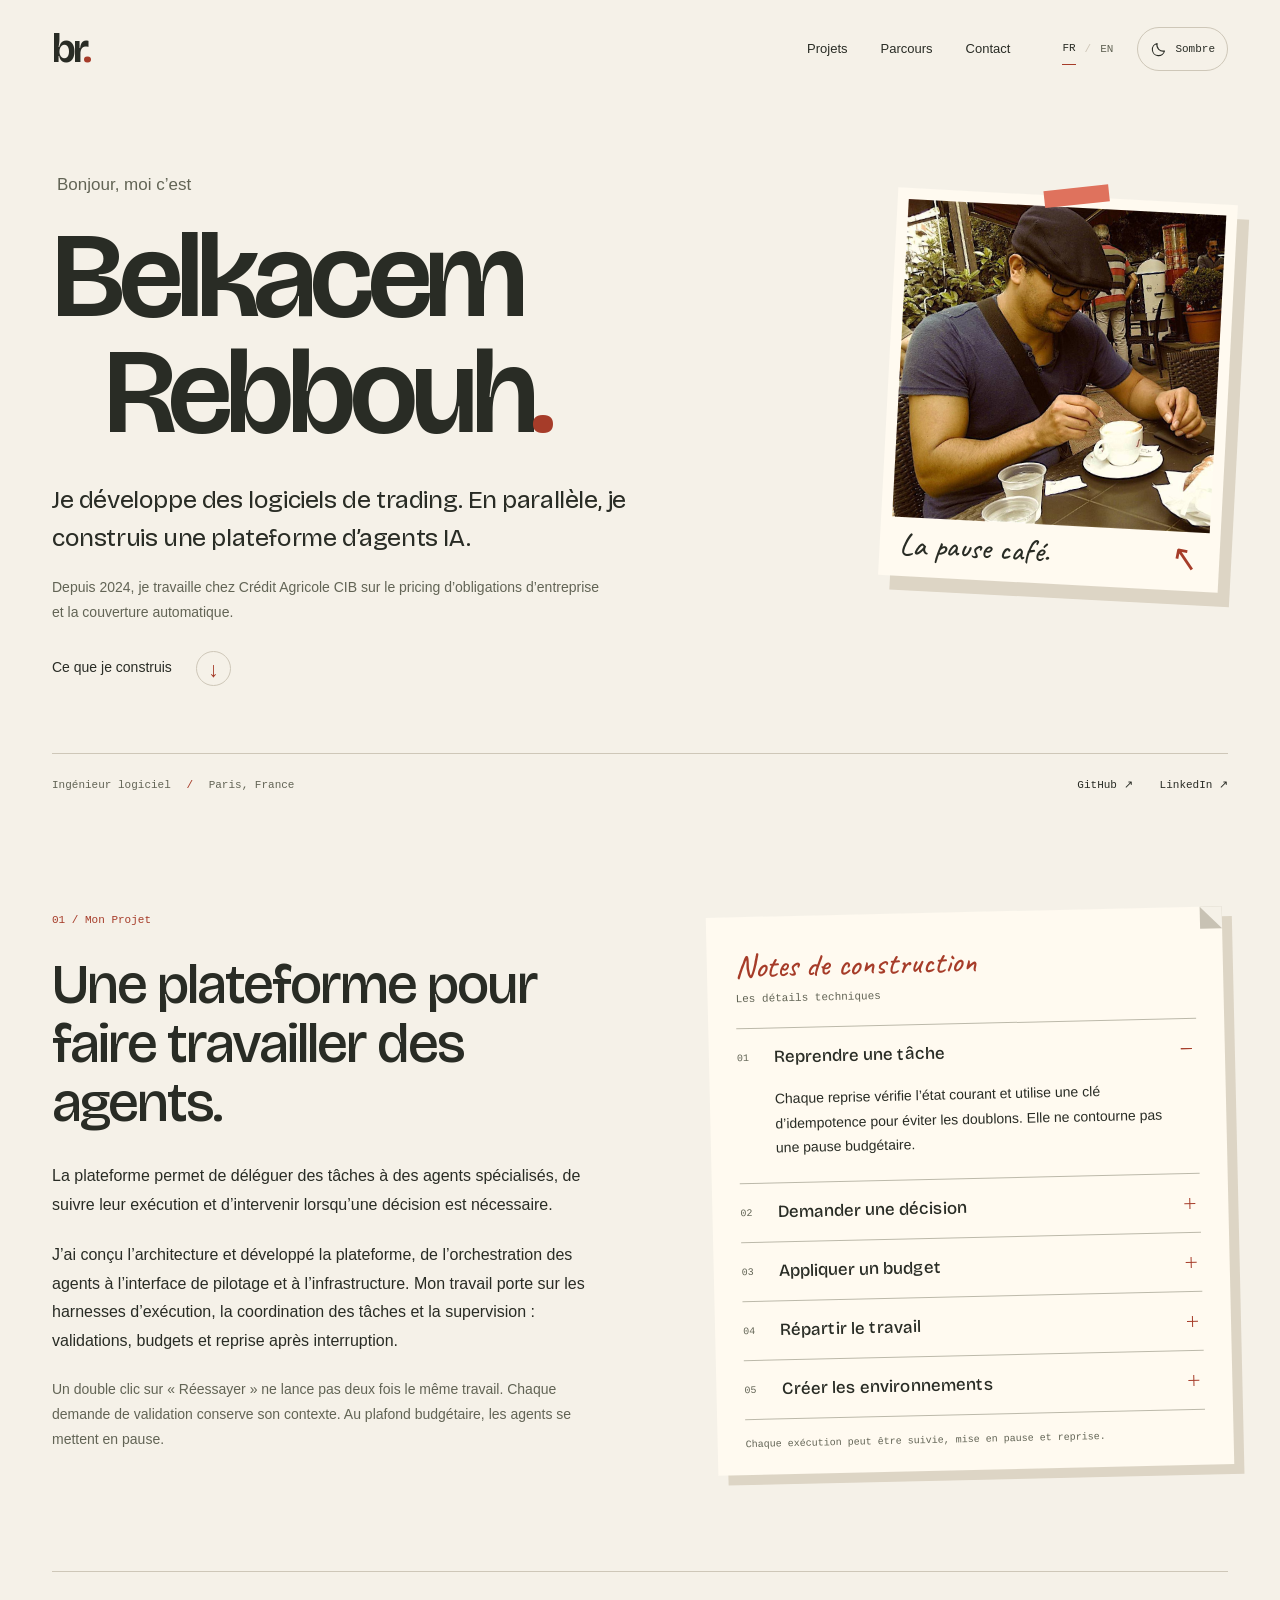
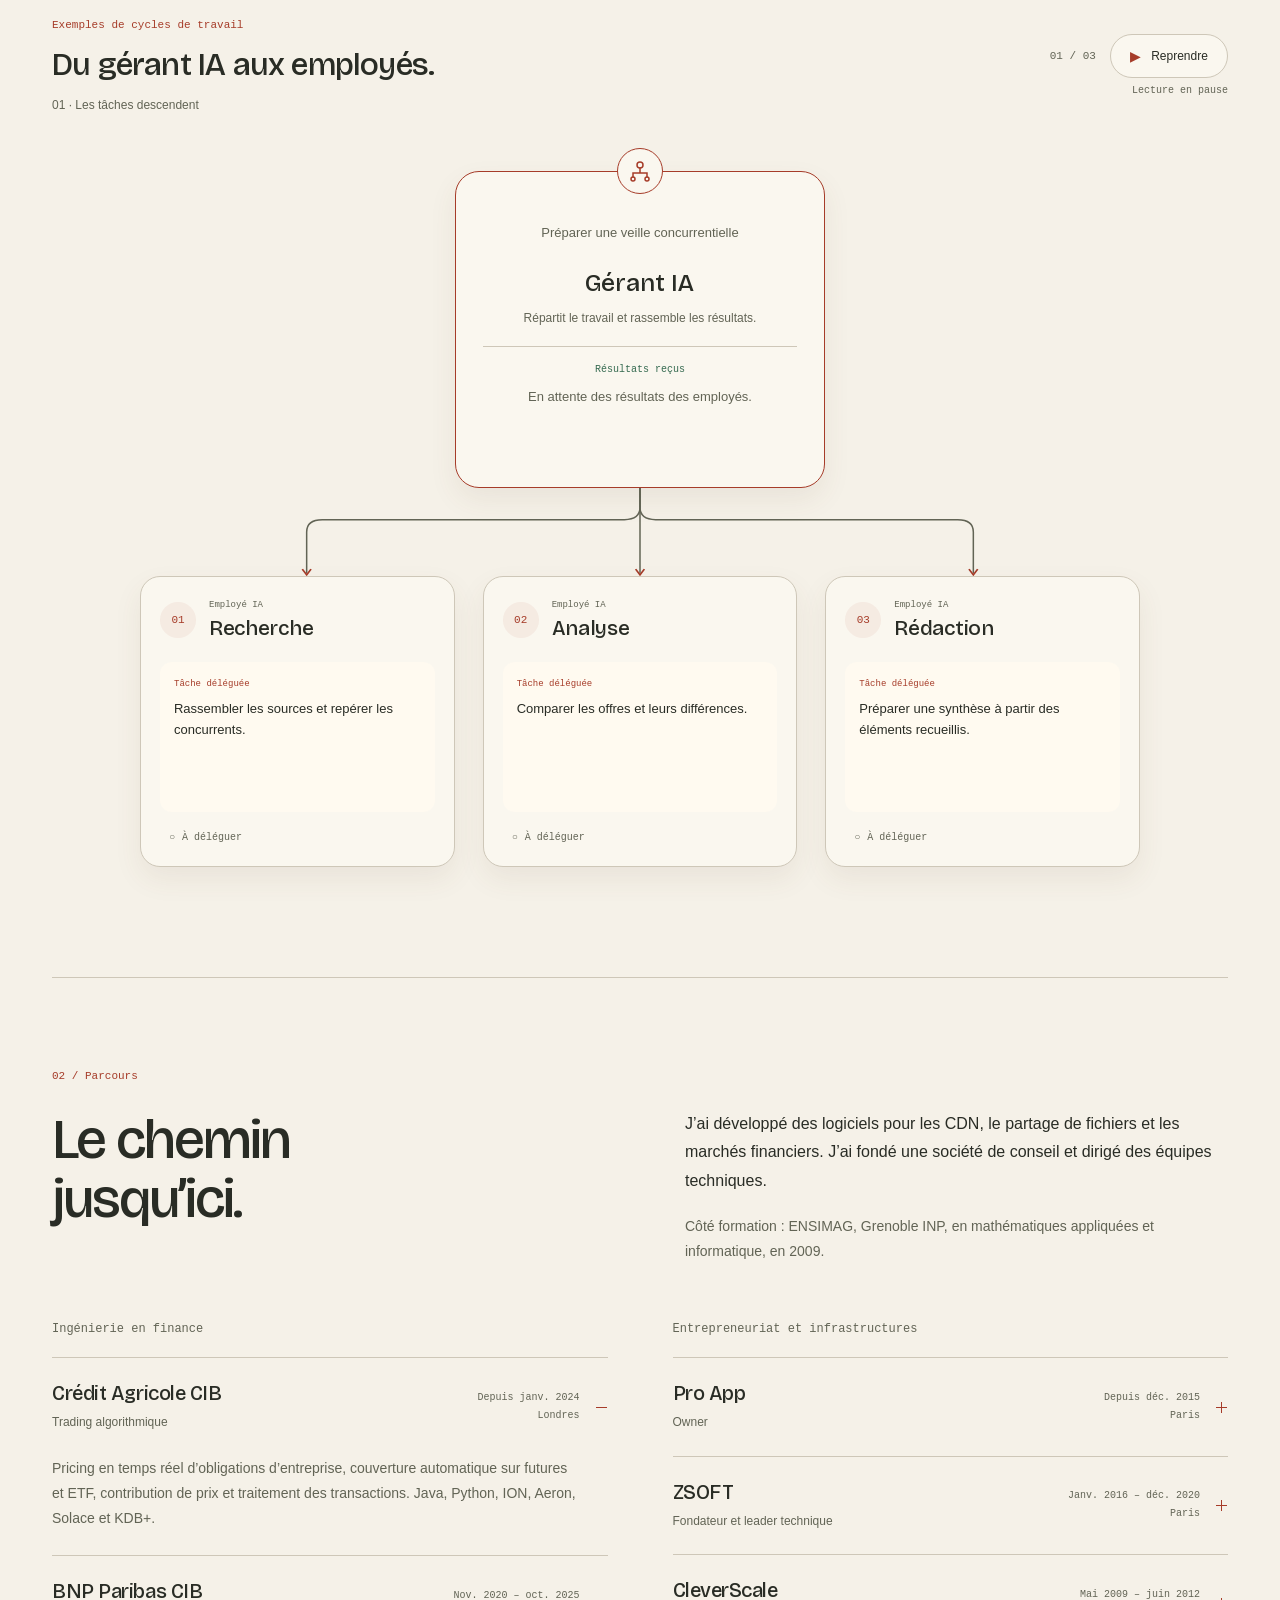
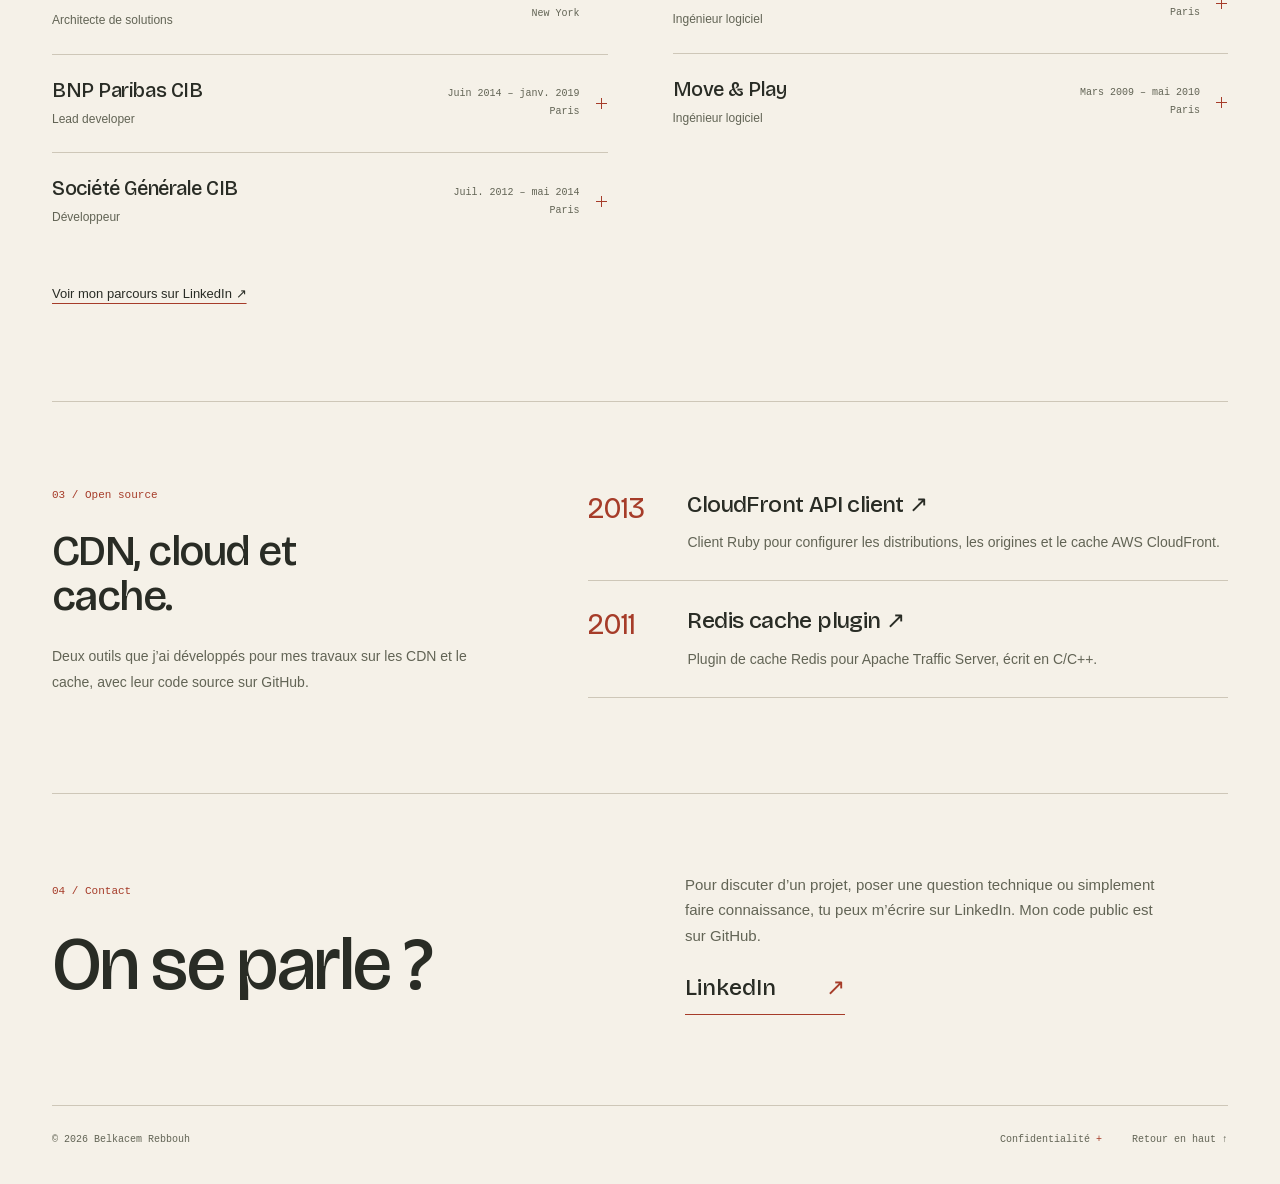
<file: index.html>
<!doctype html>
<html lang="fr">
<head>
<meta charset="utf-8"><meta name="viewport" content="width=device-width, initial-scale=1">
<title>Belkacem Rebbouh — Logiciel, trading et agents IA</title><meta name="description" content="Trading algorithmique, systèmes distribués et agents IA. Parcours de Belkacem Rebbouh, ingénieur ENSIMAG, en finance et en infrastructure logicielle."><meta name="theme-color" content="#1b1c19"><meta name="color-scheme" content="light dark">
<link rel="canonical" href="https://rebbouh.com/"><link rel="alternate" hreflang="fr" href="https://rebbouh.com/"><link rel="alternate" hreflang="en" href="https://rebbouh.com/en/"><link rel="alternate" hreflang="x-default" href="https://rebbouh.com/">
<meta property="og:type" content="website"><meta property="og:title" content="Belkacem Rebbouh — Logiciel, trading et agents IA"><meta property="og:description" content="Trading algorithmique, systèmes distribués et agents IA. Parcours de Belkacem Rebbouh, ingénieur ENSIMAG, en finance et en infrastructure logicielle."><meta property="og:url" content="https://rebbouh.com/"><meta property="og:locale" content="fr_FR"><meta property="og:image" content="https://rebbouh.com/assets/belkacem-rebbouh.jpg"><meta name="twitter:card" content="summary">
<script src="/site.js"></script>
<link rel="icon" type="image/svg+xml" href="/favicon.svg"><link rel="stylesheet" href="/style.css">
<link rel="preload" href="/assets/fonts/bricolage-grotesque-latin.woff2" as="font" type="font/woff2" crossorigin>
<script type="application/ld+json">{"@context":"https://schema.org","@type":"Person","name":"Belkacem Rebbouh","url":"https://rebbouh.com","sameAs":["https://www.linkedin.com/in/belkacemrebbouh/","https://github.com/Belkacem","https://about.me/belkacem_rebbouh"],"alumniOf":{"@type":"CollegeOrUniversity","name":"Grenoble INP — ENSIMAG"},"knowsAbout":["Software engineering","Algorithmic trading","Distributed systems","Real-time market data","AI agents","Agent harnesses","Cloud computing"]}</script>
</head>
<body id="top">
<a class="skip" href="#main">Aller au contenu</a>
<header class="header wrap">
  <a class="brand" href="/" aria-label="Belkacem Rebbouh · Retour à l’accueil">br<span>.</span></a>
  <div class="header-right"><nav class="navigation" aria-label="Navigation principale"><a href="#work">Projets</a><a href="#about">Parcours</a><a href="#contact">Contact</a></nav>
  <div class="header-controls"><nav class="language" aria-label="Langue"><a href="/" lang="fr" aria-current="page">FR</a><span aria-hidden="true">/</span><a href="/en/" lang="en" >EN</a></nav>
  <button class="theme-toggle" type="button" hidden data-light-label="Clair" data-dark-label="Sombre" data-light-action="Passer au mode clair" data-dark-action="Passer au mode sombre"><svg class="theme-sun" width="17" height="17" viewBox="0 0 24 24" fill="none" stroke="currentColor" stroke-width="1.5" stroke-linecap="round" aria-hidden="true" focusable="false"><circle cx="12" cy="12" r="4"/><path d="M12 2v2m0 16v2M2 12h2m16 0h2M5 5l1.5 1.5m11 11L19 19M5 19l1.5-1.5m11-11L19 5"/></svg><svg class="theme-moon" width="17" height="17" viewBox="0 0 24 24" fill="none" stroke="currentColor" stroke-width="1.5" stroke-linecap="round" stroke-linejoin="round" aria-hidden="true" focusable="false"><path d="M20.5 14a8.7 8.7 0 0 1-10.5-10.5A8.7 8.7 0 1 0 20.5 14Z"/></svg><span class="theme-label"></span></button></div></div>
</header>
<main id="main">
  <section class="hero wrap" aria-labelledby="name">
    <div class="hero-heading"><p class="greeting">Bonjour, moi c’est</p><h1 id="name"><span>Belkacem</span><span class="surname">Rebbouh<span class="name-dot">.</span></span></h1></div>
    <figure class="portrait"><img src="/assets/belkacem-rebbouh.jpg" alt="Belkacem Rebbouh" width="895" height="896" decoding="async"><figcaption>La pause café.<span aria-hidden="true">↖</span></figcaption></figure>
    <div class="hero-text"><p class="intro-lead">Je développe des logiciels de trading. En parallèle, je construis une plateforme d’agents IA.</p><p class="intro-note">Depuis 2024, je travaille chez Crédit Agricole CIB sur le pricing d’obligations d’entreprise et la couverture automatique.</p><a class="work-link" href="#work">Ce que je construis <span aria-hidden="true">↓</span></a></div>
    <div class="hero-footer"><p>Ingénieur logiciel<span aria-hidden="true"> / </span>Paris, France</p><div class="profile-links"><a href="https://github.com/Belkacem">GitHub ↗</a><a href="https://www.linkedin.com/in/belkacemrebbouh/">LinkedIn ↗</a></div></div>
  </section>
  <section class="work-section wrap" id="work" aria-labelledby="project-title">
    <div class="project-story"><p class="section-label">01 / Mon Projet</p><h2 id="project-title">Une plateforme pour faire travailler des agents.</h2><p>La plateforme permet de déléguer des tâches à des agents spécialisés, de suivre leur exécution et d’intervenir lorsqu’une décision est nécessaire.</p><p>J’ai conçu l’architecture et développé la plateforme, de l’orchestration des agents à l’interface de pilotage et à l’infrastructure. Mon travail porte sur les harnesses d’exécution, la coordination des tâches et la supervision : validations, budgets et reprise après interruption.</p><p class="project-note">Un double clic sur « Réessayer » ne lance pas deux fois le même travail. Chaque demande de validation conserve son contexte. Au plafond budgétaire, les agents se mettent en pause.</p></div>
    <aside class="build-notes" id="expertise" aria-labelledby="notes-title"><div class="notebook-heading"><p class="note-caption">Notes de construction</p><h3 id="notes-title">Les détails techniques</h3></div>
      <details class="mechanism" open><summary><span class="note-number" aria-hidden="true">01</span><span>Reprendre une tâche</span><span class="expand-mark" aria-hidden="true"></span></summary><p>Chaque reprise vérifie l’état courant et utilise une clé d’idempotence pour éviter les doublons. Elle ne contourne pas une pause budgétaire.</p></details><details class="mechanism" ><summary><span class="note-number" aria-hidden="true">02</span><span>Demander une décision</span><span class="expand-mark" aria-hidden="true"></span></summary><p>Questions et validations restent attachées à la tâche. La réponse est attribuée à son auteur et peut relancer l’agent. Les droits sont vérifiés côté serveur.</p></details><details class="mechanism" ><summary><span class="note-number" aria-hidden="true">03</span><span>Appliquer un budget</span><span class="expand-mark" aria-hidden="true"></span></summary><p>Une alerte avant le plafond, une pause lorsqu’il est atteint, puis une reprise quand le budget le permet.</p></details><details class="mechanism" ><summary><span class="note-number" aria-hidden="true">04</span><span>Répartir le travail</span><span class="expand-mark" aria-hidden="true"></span></summary><p>Des rôles distincts, des tâches déléguées, des routines déclenchées par un calendrier ou un événement.</p></details><details class="mechanism" ><summary><span class="note-number" aria-hidden="true">05</span><span>Créer les environnements</span><span class="expand-mark" aria-hidden="true"></span></summary><p>Le provisionnement reprend par étapes idempotentes, en réutilisant les ressources existantes. Chaque entreprise a sa base, ses secrets et son conteneur.</p></details>
      <p class="notebook-footer">Chaque exécution peut être suivie, mise en pause et reprise.</p>
    </aside>
    <figure class="agent-flow" id="agent-diagram" aria-labelledby="agent-flow-title" data-pending="À déléguer" data-assigned="Tâche confiée" data-running="Lecture en cours" data-start="Démarrer" data-pause="Pause" data-resume="Reprendre" data-paused="Lecture en pause" data-scenario-label="Scénario" data-complete="Le gérant IA a reçu les résultats et préparé la synthèse." data-task-label="Tâche déléguée" data-result-label="Résultat produit" data-collecting="Résultats reçus" data-synthesised="Synthèse du gérant" data-working="Travail en cours" data-result-ready="Résultat prêt" data-returned="Transmis au gérant" data-waiting-results="En attente des résultats des employés." data-phase-delegating="01 · Les tâches descendent" data-phase-working="02 · Les employés préparent leurs livrables" data-phase-returning="03 · Les résultats remontent" data-phase-synthesising="04 · Le gérant réunit les résultats">
    <figcaption class="agent-flow-caption"><div><p class="section-label">Exemples de cycles de travail</p><h3 id="agent-flow-title">Du gérant IA aux employés.</h3><p class="flow-phase">01 · Les tâches descendent</p></div><div class="flow-controls"><span class="flow-scenario-count" aria-label="Scénario 1 / 3">01 / 03</span><button class="flow-play" type="button" hidden><span class="flow-control-icon" aria-hidden="true">▶</span><span class="flow-play-label">Démarrer</span></button><p class="flow-state"></p></div></figcaption>
    <div class="agent-tree"><div class="agent-manager"><span class="agent-manager-mark" aria-hidden="true"><svg width="24" height="24" viewBox="0 0 24 24" fill="none" stroke="currentColor" stroke-width="1.5" stroke-linecap="round"><circle cx="12" cy="6" r="3"/><path d="M12 9v5M5 18v-4h14v4"/><circle cx="5" cy="20" r="2"/><circle cx="19" cy="20" r="2"/></svg></span><p class="agent-mission">Préparer une veille concurrentielle</p><h4>Gérant IA</h4><p class="agent-manager-description">Répartit le travail et rassemble les résultats.</p><div class="manager-result"><p class="manager-result-label">Synthèse du gérant</p><p class="manager-result-text">Une note de veille réunissant les sources, le comparatif et les points clés.</p></div></div>
      <svg class="agent-routes" viewBox="0 0 900 100" preserveAspectRatio="none" aria-hidden="true" focusable="false"><defs><marker id="agent-arrow" viewBox="0 0 8 8" refX="4" refY="4" markerWidth="7" markerHeight="7" orient="auto"><path d="M1 1L6 4L1 7" fill="none" stroke="var(--accent)" stroke-width="1.2"/></marker><marker id="agent-return-arrow" viewBox="0 0 8 8" refX="4" refY="4" markerWidth="7" markerHeight="7" orient="auto-start-reverse"><path d="M1 1L6 4L1 7" fill="none" stroke="var(--return)" stroke-width="1.2"/></marker></defs><path class="agent-route" d="M450 0V22Q450 36 436 36H164Q150 36 150 50V96" marker-end="url(#agent-arrow)"/><path class="agent-return-guide" d="M450 0V22Q450 36 436 36H164Q150 36 150 50V96" marker-start="url(#agent-return-arrow)"/><path class="task-route" d="M450 0V22Q450 36 436 36H164Q150 36 150 50V96" pathLength="100" style="--agent-step: 0"/><path class="result-route" d="M450 0V22Q450 36 436 36H164Q150 36 150 50V96" pathLength="100" style="--agent-step: 0"/><path class="agent-route" d="M450 0V96" marker-end="url(#agent-arrow)"/><path class="agent-return-guide" d="M450 0V96" marker-start="url(#agent-return-arrow)"/><path class="task-route" d="M450 0V96" pathLength="100" style="--agent-step: 1"/><path class="result-route" d="M450 0V96" pathLength="100" style="--agent-step: 1"/><path class="agent-route" d="M450 0V22Q450 36 464 36H736Q750 36 750 50V96" marker-end="url(#agent-arrow)"/><path class="agent-return-guide" d="M450 0V22Q450 36 464 36H736Q750 36 750 50V96" marker-start="url(#agent-return-arrow)"/><path class="task-route" d="M450 0V22Q450 36 464 36H736Q750 36 750 50V96" pathLength="100" style="--agent-step: 2"/><path class="result-route" d="M450 0V22Q450 36 464 36H736Q750 36 750 50V96" pathLength="100" style="--agent-step: 2"/></svg>
      <ul class="agent-workers" aria-label="Employés IA"><li class="agent-worker"><div class="agent-worker-heading"><span class="agent-number" aria-hidden="true">01</span><div><p class="agent-kind">Employé IA</p><h4>Recherche</h4></div></div><div class="agent-task"><p class="agent-task-label">Tâche déléguée</p><p class="agent-task-text">Rassembler les sources et repérer les concurrents.</p></div><p class="agent-assignment" hidden></p></li><li class="agent-worker"><div class="agent-worker-heading"><span class="agent-number" aria-hidden="true">02</span><div><p class="agent-kind">Employé IA</p><h4>Analyse</h4></div></div><div class="agent-task"><p class="agent-task-label">Tâche déléguée</p><p class="agent-task-text">Comparer les offres et leurs différences.</p></div><p class="agent-assignment" hidden></p></li><li class="agent-worker"><div class="agent-worker-heading"><span class="agent-number" aria-hidden="true">03</span><div><p class="agent-kind">Employé IA</p><h4>Rédaction</h4></div></div><div class="agent-task"><p class="agent-task-label">Tâche déléguée</p><p class="agent-task-text">Préparer une synthèse à partir des éléments recueillis.</p></div><p class="agent-assignment" hidden></p></li></ul>
    </div><p class="visually-hidden flow-announcement" aria-live="polite" aria-atomic="true"></p>
    <script type="application/json" class="agent-scenarios">[{"mission":"Préparer une veille concurrentielle","synthesis":"Une note de veille réunissant les sources, le comparatif et les points clés.","agents":[{"role":"Recherche","task":"Rassembler les sources et repérer les concurrents.","result":"Liste des concurrents et sources documentées."},{"role":"Analyse","task":"Comparer les offres et leurs différences.","result":"Tableau comparatif des offres."},{"role":"Rédaction","task":"Préparer une synthèse à partir des éléments recueillis.","result":"Note rédigée avec les points clés."}]},{"mission":"Préparer une nouvelle fonctionnalité","synthesis":"Une proposition de fonctionnalité avec ses critères, son approche technique et son plan de tests.","agents":[{"role":"Produit","task":"Décrire le besoin et les critères d’acceptation.","result":"Besoin et critères d’acceptation formalisés."},{"role":"Code","task":"Proposer une implémentation et les changements nécessaires.","result":"Proposition d’implémentation et fichiers concernés."},{"role":"Tests","task":"Définir les cas de test et les points à vérifier.","result":"Plan de tests et cas limites identifiés."}]},{"mission":"Préparer un lancement","synthesis":"Un kit de lancement réunissant les messages, les visuels et le calendrier.","agents":[{"role":"Contenu","task":"Rédiger les messages de présentation.","result":"Messages de lancement rédigés."},{"role":"Design","task":"Proposer les visuels et leur mise en page.","result":"Visuels et maquettes de présentation."},{"role":"Planning","task":"Organiser les étapes et les validations.","result":"Calendrier des étapes et des validations."}]}]</script>
  </figure>
  </section>
  <section class="career-section wrap" id="about" aria-labelledby="about-title"><div class="career-intro"><div><p class="section-label">02 / Parcours</p><h2 id="about-title">Le chemin jusqu’ici.</h2></div><div class="career-text"><p>J’ai développé des logiciels pour les CDN, le partage de fichiers et les marchés financiers. J’ai fondé une société de conseil et dirigé des équipes techniques.</p><p class="education">Côté formation : ENSIMAG, Grenoble INP, en mathématiques appliquées et informatique, en 2009.</p></div></div><div class="career-columns"><div class="career-group"><h3>Ingénierie en finance</h3>
    <details class="experience" open><summary><span class="experience-heading"><span class="experience-company">Crédit Agricole CIB</span><span class="experience-role">Trading algorithmique</span></span><span class="experience-meta"><span>Depuis janv. 2024</span><span>Londres</span></span><span class="expand-mark" aria-hidden="true"></span></summary><p class="experience-description">Pricing en temps réel d’obligations d’entreprise, couverture automatique sur futures et ETF, contribution de prix et traitement des transactions. Java, Python, ION, Aeron, Solace et KDB+.</p></details><article class="experience experience-static"><span class="experience-heading"><span class="experience-company">BNP Paribas CIB</span><span class="experience-role">Architecte de solutions</span></span><span class="experience-meta"><span>Nov. 2020 – oct. 2025</span><span>New York</span></span></article><details class="experience" ><summary><span class="experience-heading"><span class="experience-company">BNP Paribas CIB</span><span class="experience-role">Lead developer</span></span><span class="experience-meta"><span>Juin 2014 – janv. 2019</span><span>Paris</span></span><span class="expand-mark" aria-hidden="true"></span></summary><p class="experience-description">Développement d’un système de suivi d’options à barrière : files partagées, workers redondants et notifications en temps réel. L’architecture distribuée assure le traitement des données et la reprise en cas de panne.</p></details><details class="experience" ><summary><span class="experience-heading"><span class="experience-company">Société Générale CIB</span><span class="experience-role">Développeur</span></span><span class="experience-meta"><span>Juil. 2012 – mai 2014</span><span>Paris</span></span><span class="expand-mark" aria-hidden="true"></span></summary><p class="experience-description">Agrégation et diffusion de données financières, de positions et de paramètres de pricing pour le front office. Développement Java et C#, intégration avec Excel et communications entre services.</p></details>
  </div><div class="career-group"><h3>Entrepreneuriat et infrastructures</h3>
    <details class="experience" ><summary><span class="experience-heading"><span class="experience-company">Pro App</span><span class="experience-role">Owner</span></span><span class="experience-meta"><span>Depuis déc. 2015</span><span>Paris</span></span><span class="expand-mark" aria-hidden="true"></span></summary><p class="experience-description">Stratégie et direction technique dans la banque, la fintech et le commerce : architecture, infrastructure, gouvernance, équipes et budgets.</p></details><details class="experience" ><summary><span class="experience-heading"><span class="experience-company">ZSOFT</span><span class="experience-role">Fondateur et leader technique</span></span><span class="experience-meta"><span>Janv. 2016 – déc. 2020</span><span>Paris</span></span><span class="expand-mark" aria-hidden="true"></span></summary><p class="experience-description">Conception de solutions avec les clients, audits d’architecture, de sécurité et de performance, recrutement et formation des équipes.</p></details><details class="experience" ><summary><span class="experience-heading"><span class="experience-company">CleverScale</span><span class="experience-role">Ingénieur logiciel</span></span><span class="experience-meta"><span>Mai 2009 – juin 2012</span><span>Paris</span></span><span class="expand-mark" aria-hidden="true"></span></summary><p class="experience-description">Premier salarié d’une startup de fédération de CDN. Intégration des API de fournisseurs cloud, analyse des données d’usage et reporting en C et Ruby, application web Ruby on Rails.</p></details><details class="experience" ><summary><span class="experience-heading"><span class="experience-company">Move &amp; Play</span><span class="experience-role">Ingénieur logiciel</span></span><span class="experience-meta"><span>Mars 2009 – mai 2010</span><span>Paris</span></span><span class="expand-mark" aria-hidden="true"></span></summary><p class="experience-description">Construction et maintenance d’une plateforme de partage de fichiers, avec réplication et résilience des bases de données.</p></details>
  </div></div><p class="paragraph-link"><a href="https://www.linkedin.com/in/belkacemrebbouh/">Voir mon parcours sur LinkedIn ↗</a></p></section>
  <section class="archive-section wrap" aria-labelledby="archive-title"><div class="archive-intro"><p class="section-label">03 / Open source</p><h2 id="archive-title">CDN, cloud et cache.</h2><p>Deux outils que j’ai développés pour mes travaux sur les CDN et le cache, avec leur code source sur GitHub.</p></div>
    <div class="archive-list"><article class="archive-item"><time datetime="2013">2013</time><div><h3><a href="https://github.com/Belkacem/cloudfront">CloudFront API client ↗</a></h3><p>Client Ruby pour configurer les distributions, les origines et le cache AWS CloudFront.</p></div></article><article class="archive-item"><time datetime="2011">2011</time><div><h3><a href="https://github.com/Belkacem/redis-cache-plugin">Redis cache plugin ↗</a></h3><p>Plugin de cache Redis pour Apache Traffic Server, écrit en C/C++.</p></div></article></div>
  </section>
  <section class="contact-section wrap" id="contact" aria-labelledby="contact-title"><div><p class="section-label">04 / Contact</p><h2 id="contact-title">On se parle ?</h2></div><div class="contact-copy"><p>Pour discuter d’un projet, poser une question technique ou simplement faire connaissance, tu peux m’écrire sur LinkedIn. Mon code public est sur GitHub.</p><a class="contact-link" href="https://www.linkedin.com/in/belkacemrebbouh/">LinkedIn <span aria-hidden="true">↗</span></a></div></section>
</main>
<footer class="footer wrap"><span>© 2026 Belkacem Rebbouh</span><div class="footer-right"><details class="privacy"><summary>Confidentialité</summary><p>Aucun outil de suivi ni formulaire de collecte n’est intégré à ce site. Le choix du thème est enregistré dans ton navigateur. Les polices sont servies par le site lui-même. Les liens externes ouvrent des services soumis à leurs propres politiques de confidentialité.</p></details><a href="#top">Retour en haut ↑</a></div></footer>
</body></html>
</file>
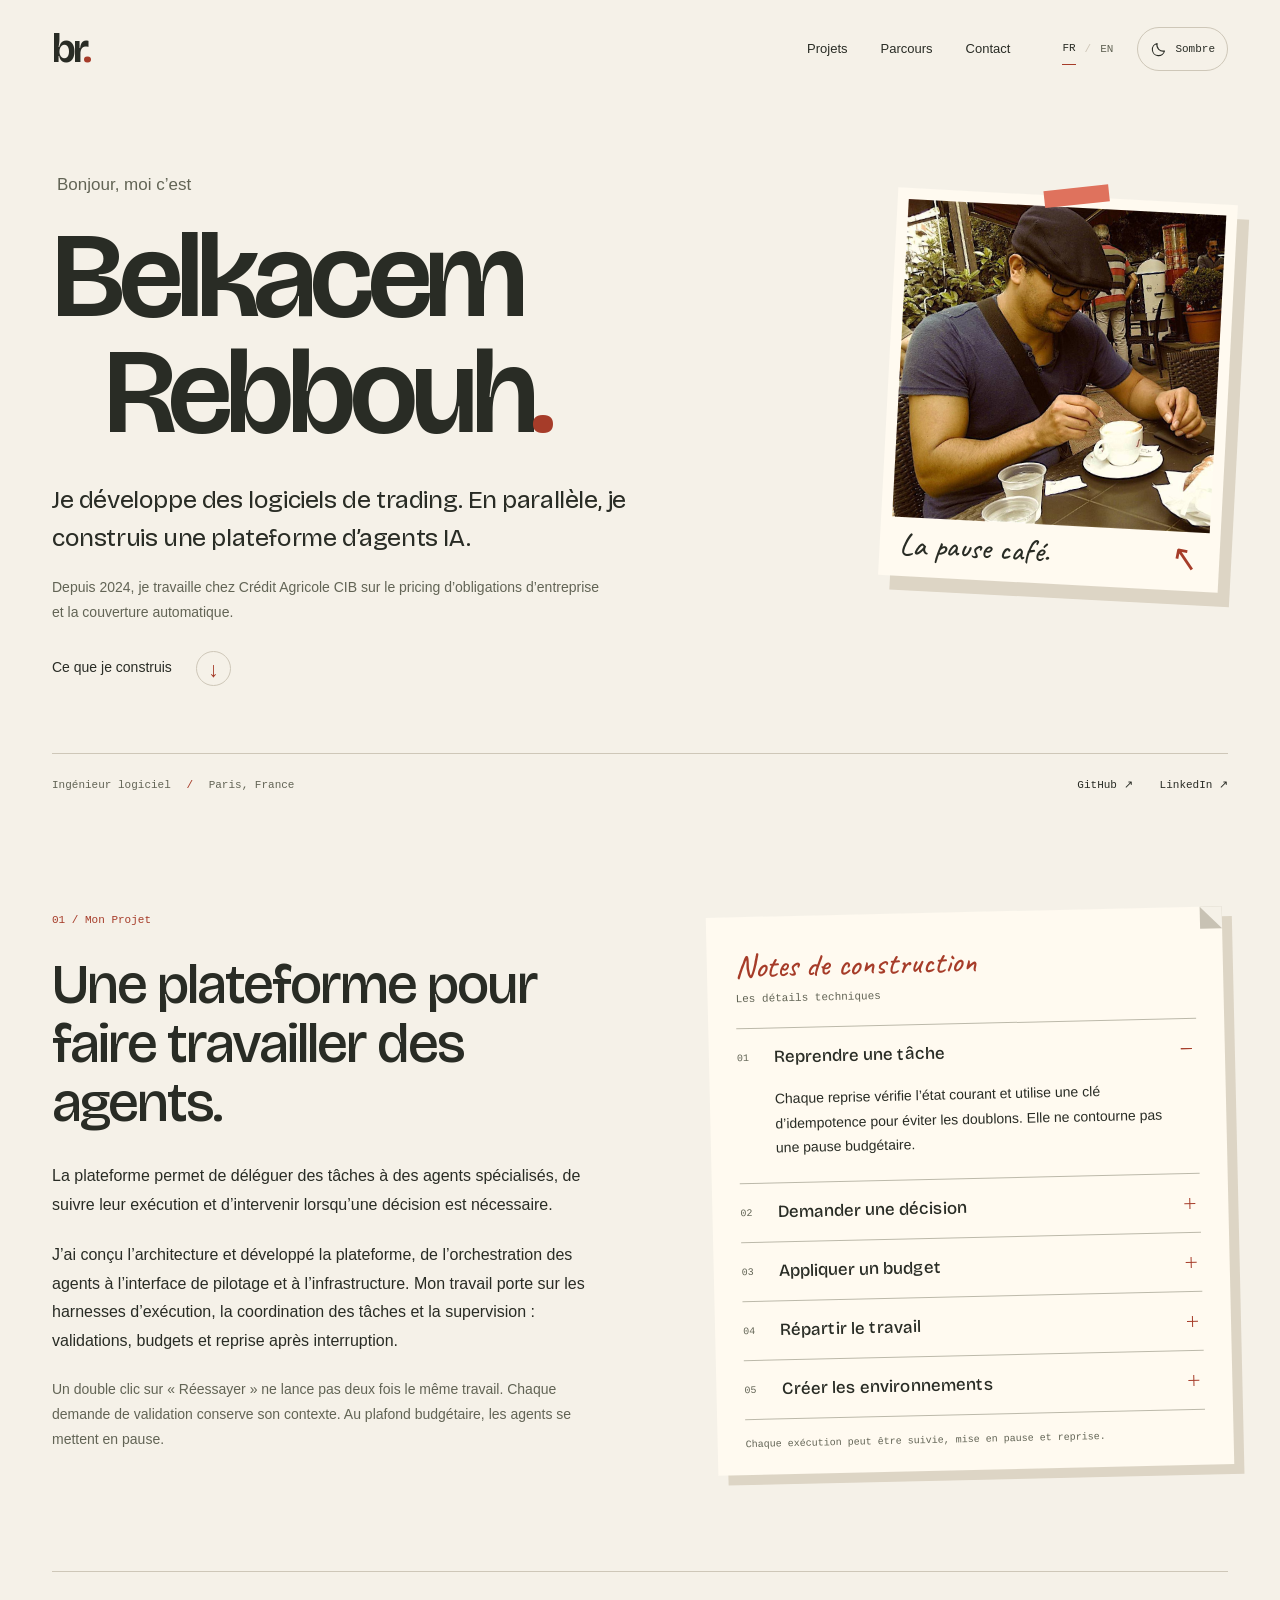
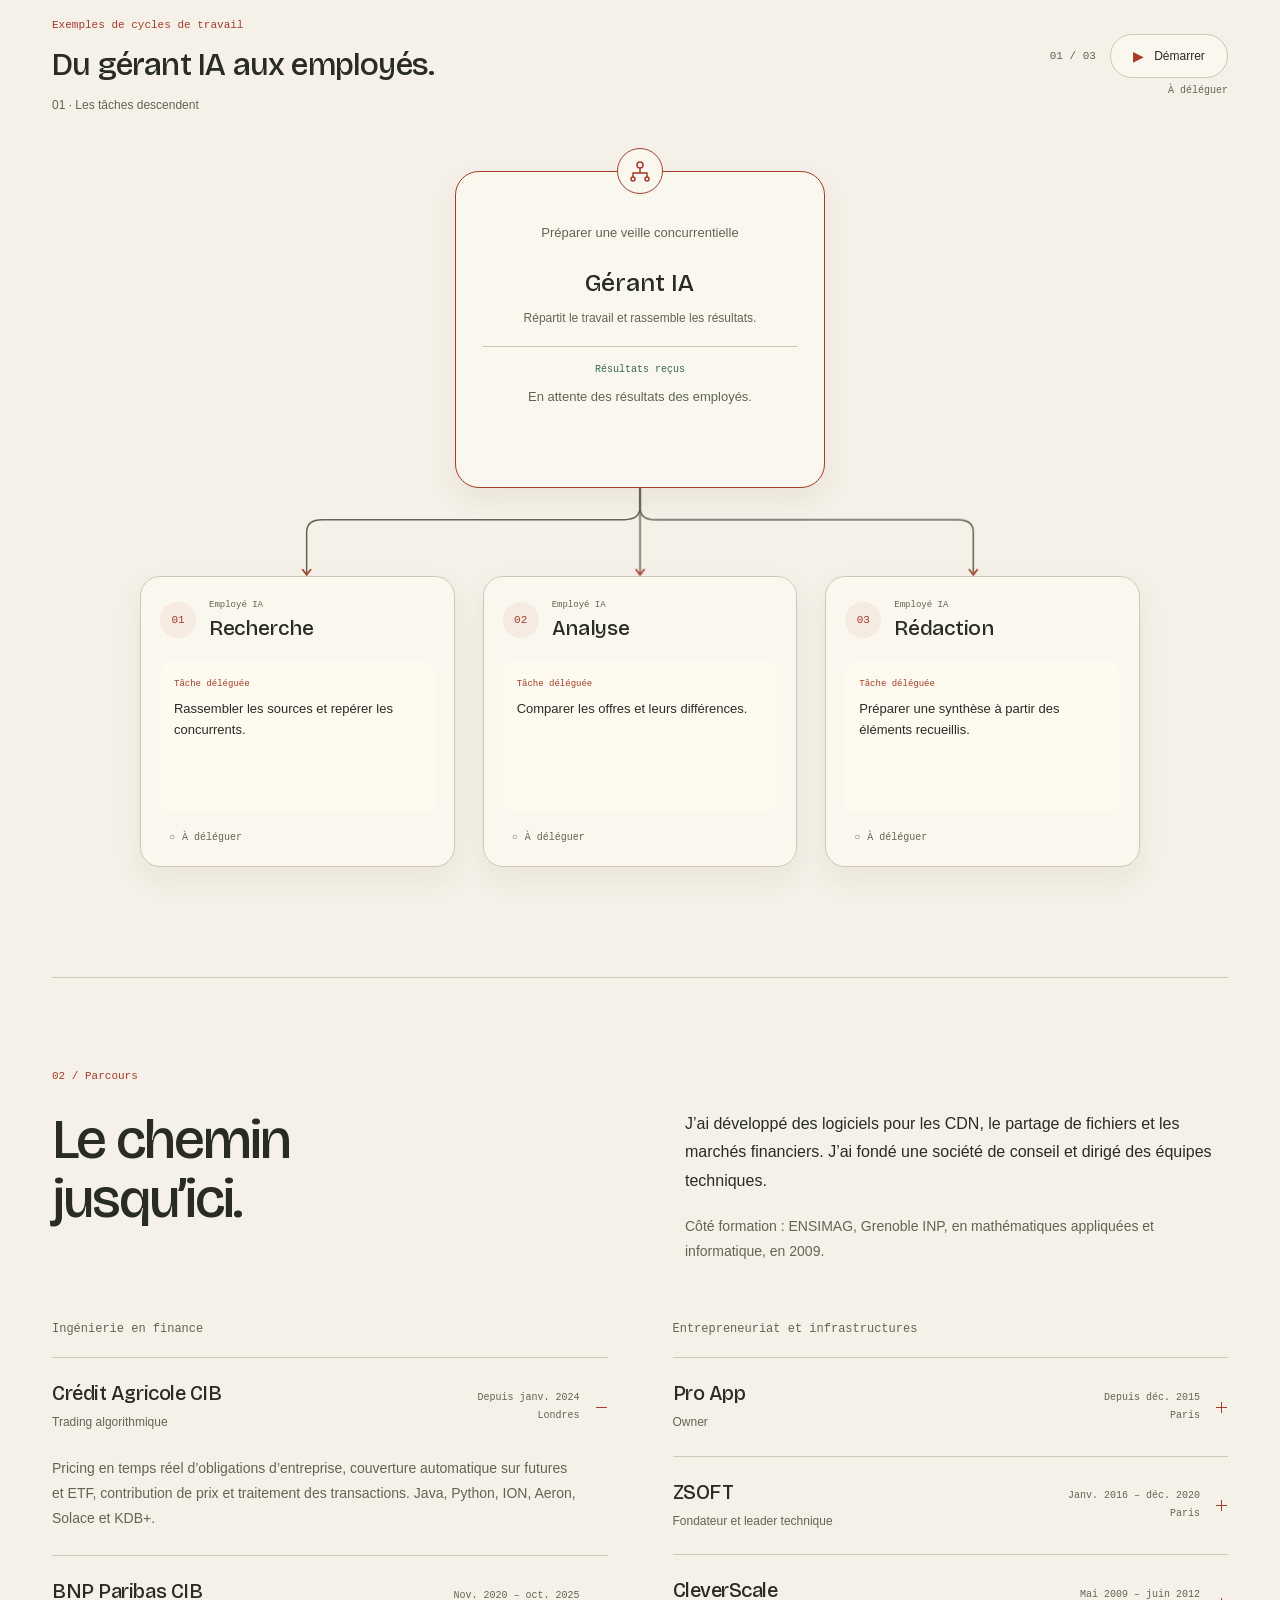
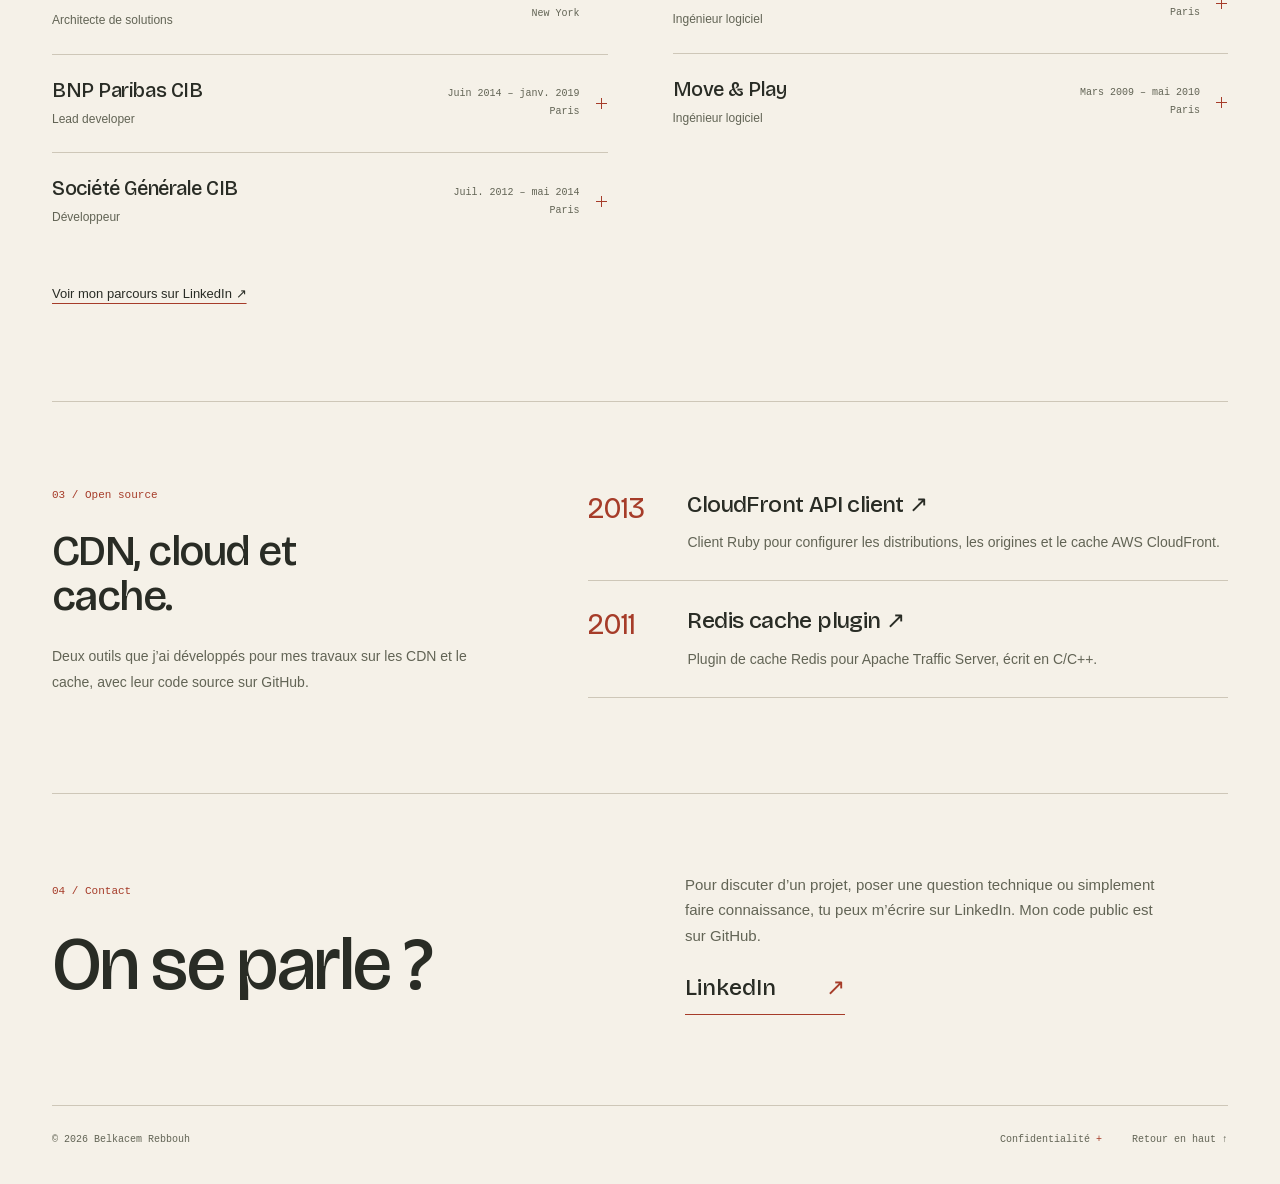
<file: aboutme/index.html>
<!doctype html><html lang="fr"><meta charset="utf-8"><meta name="viewport" content="width=device-width, initial-scale=1"><meta http-equiv="refresh" content="0;url=/#about"><title>Belkacem Rebbouh</title><link rel="canonical" href="https://rebbouh.com/#about"><p><a href="/#about">Continuer · Continue</a></p></html>
</file>
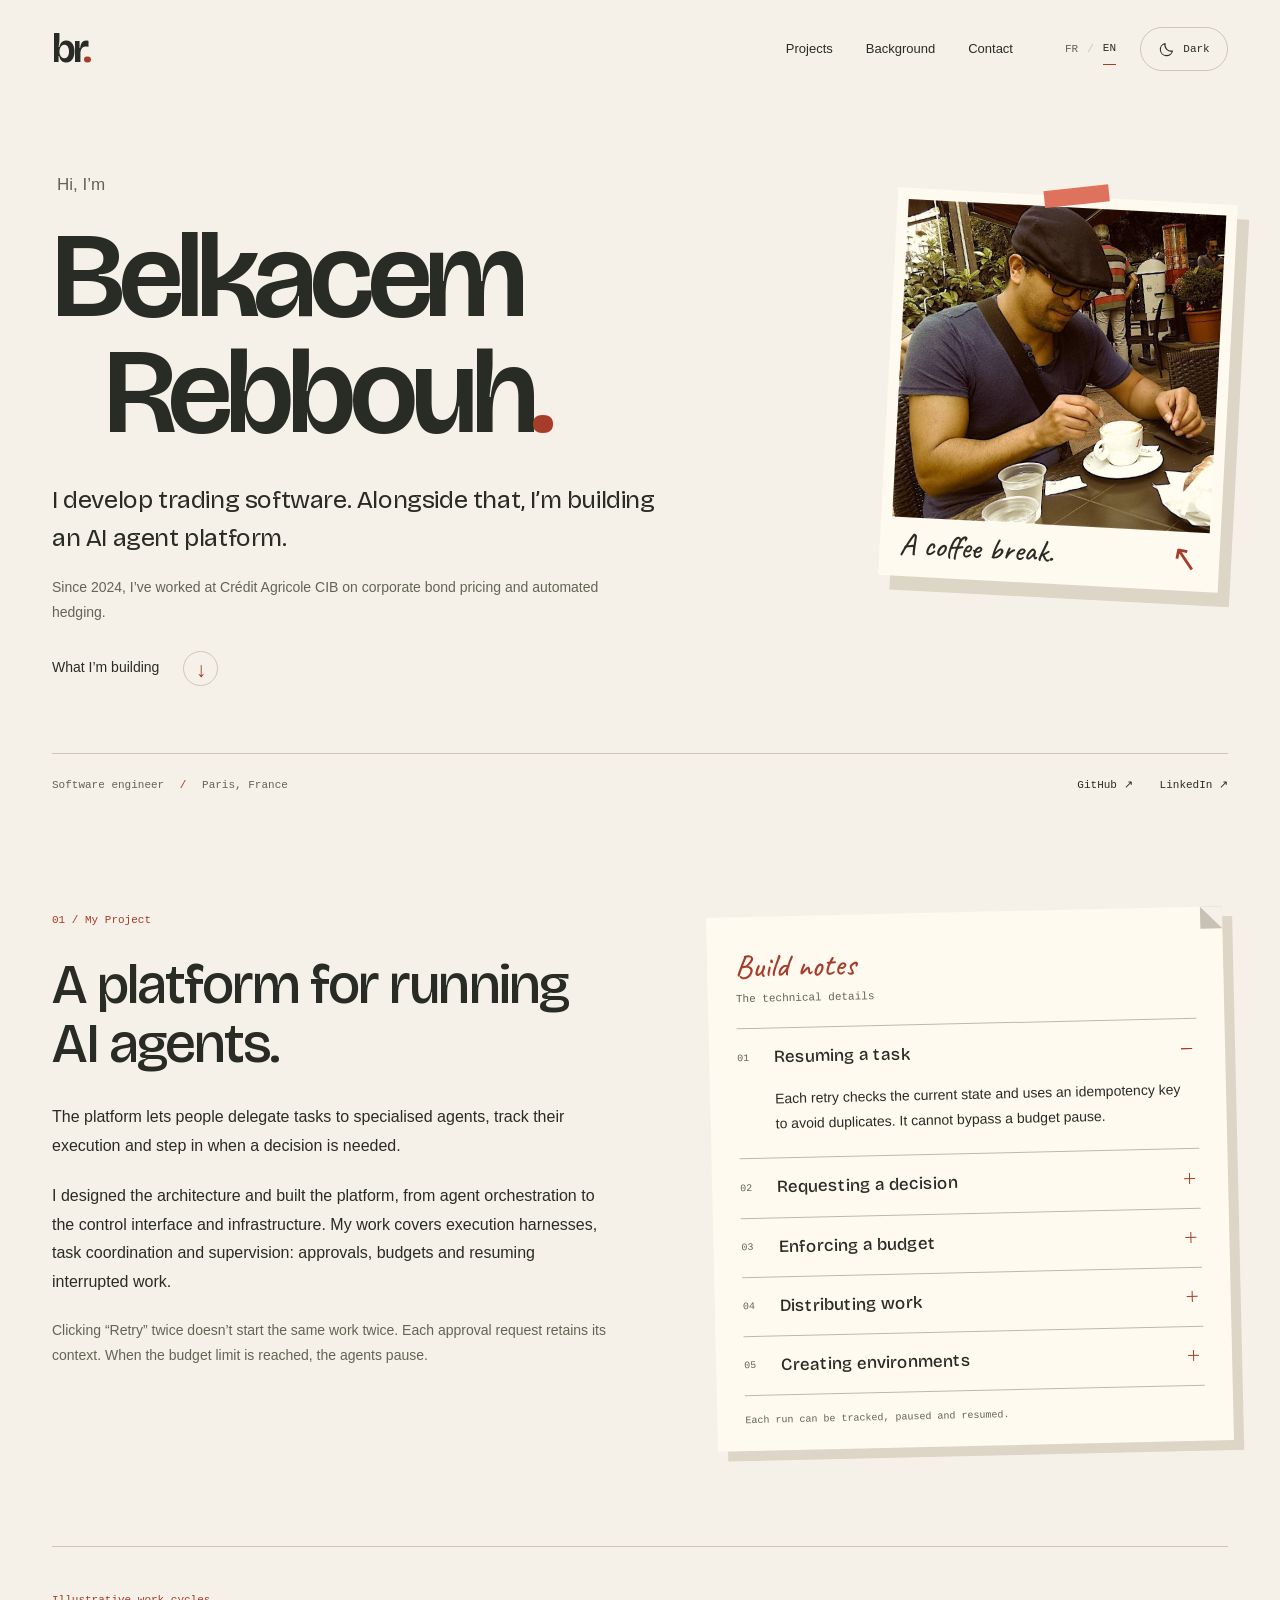
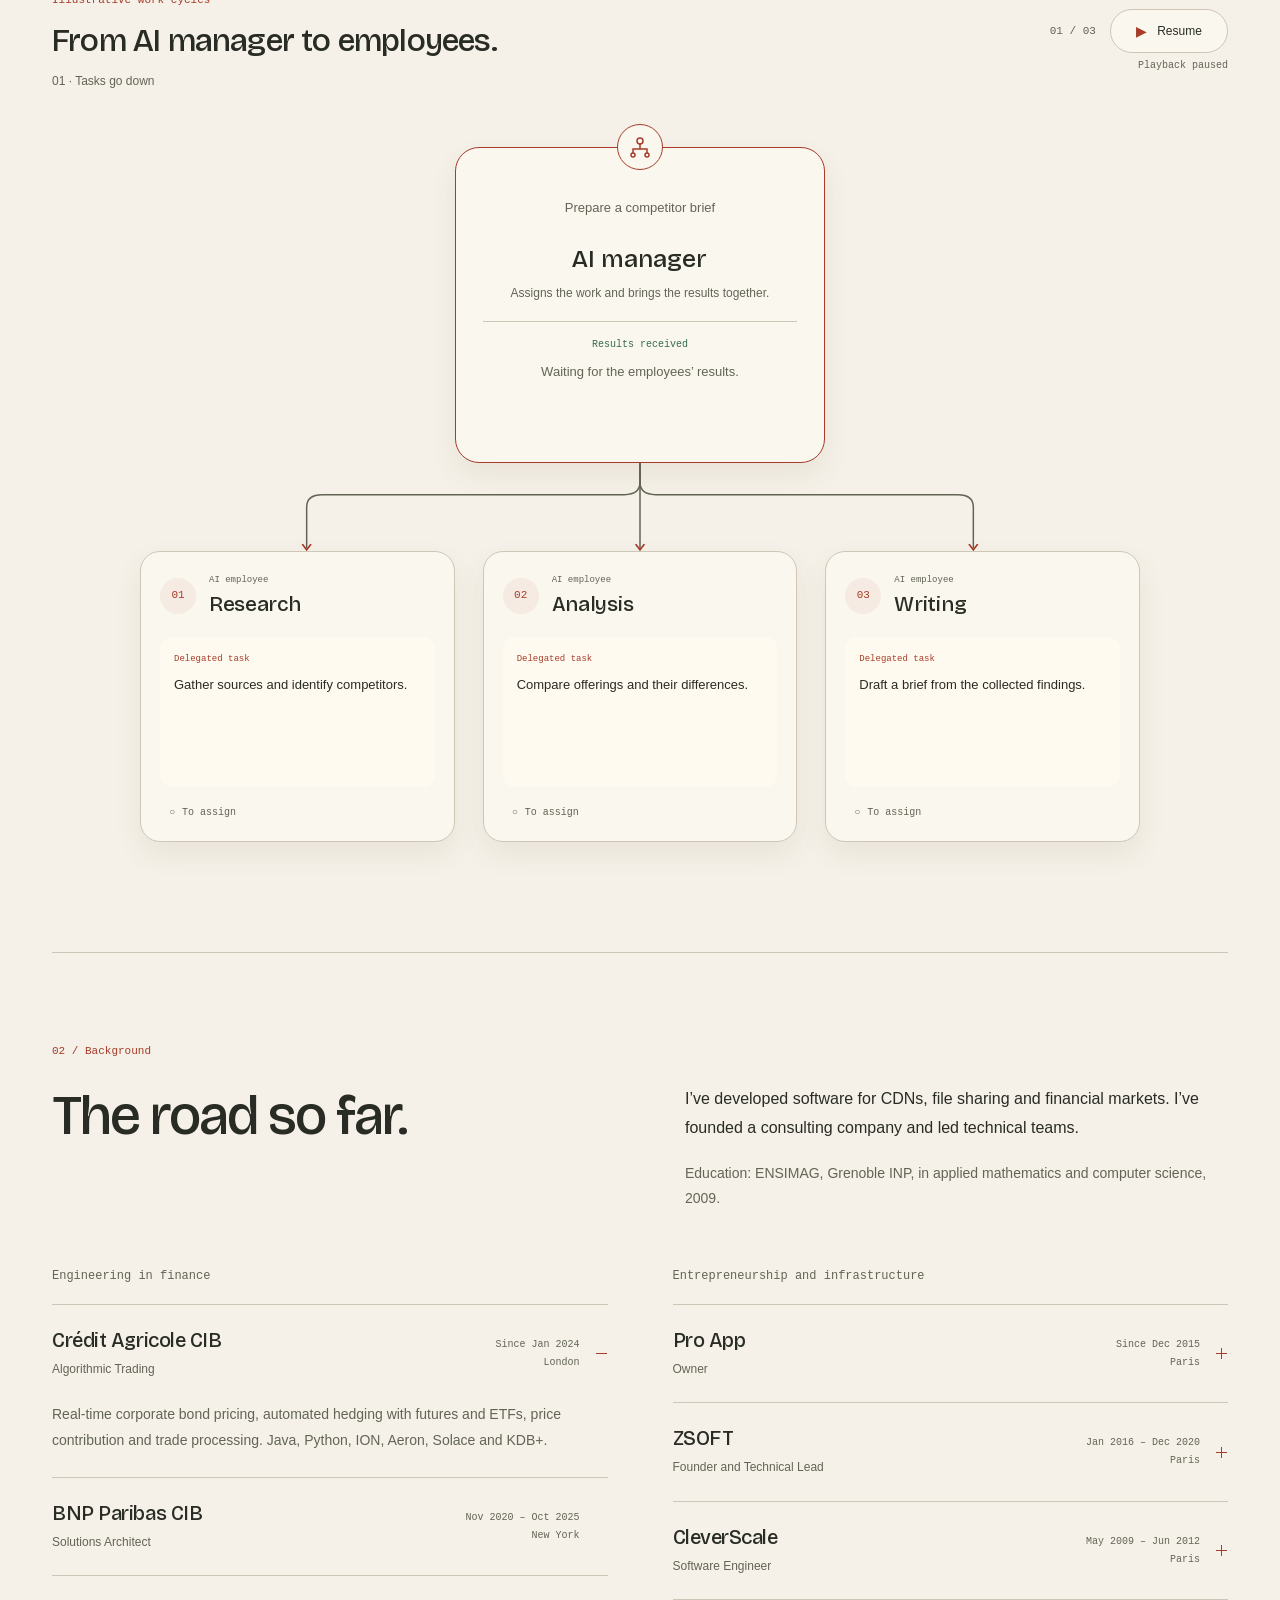
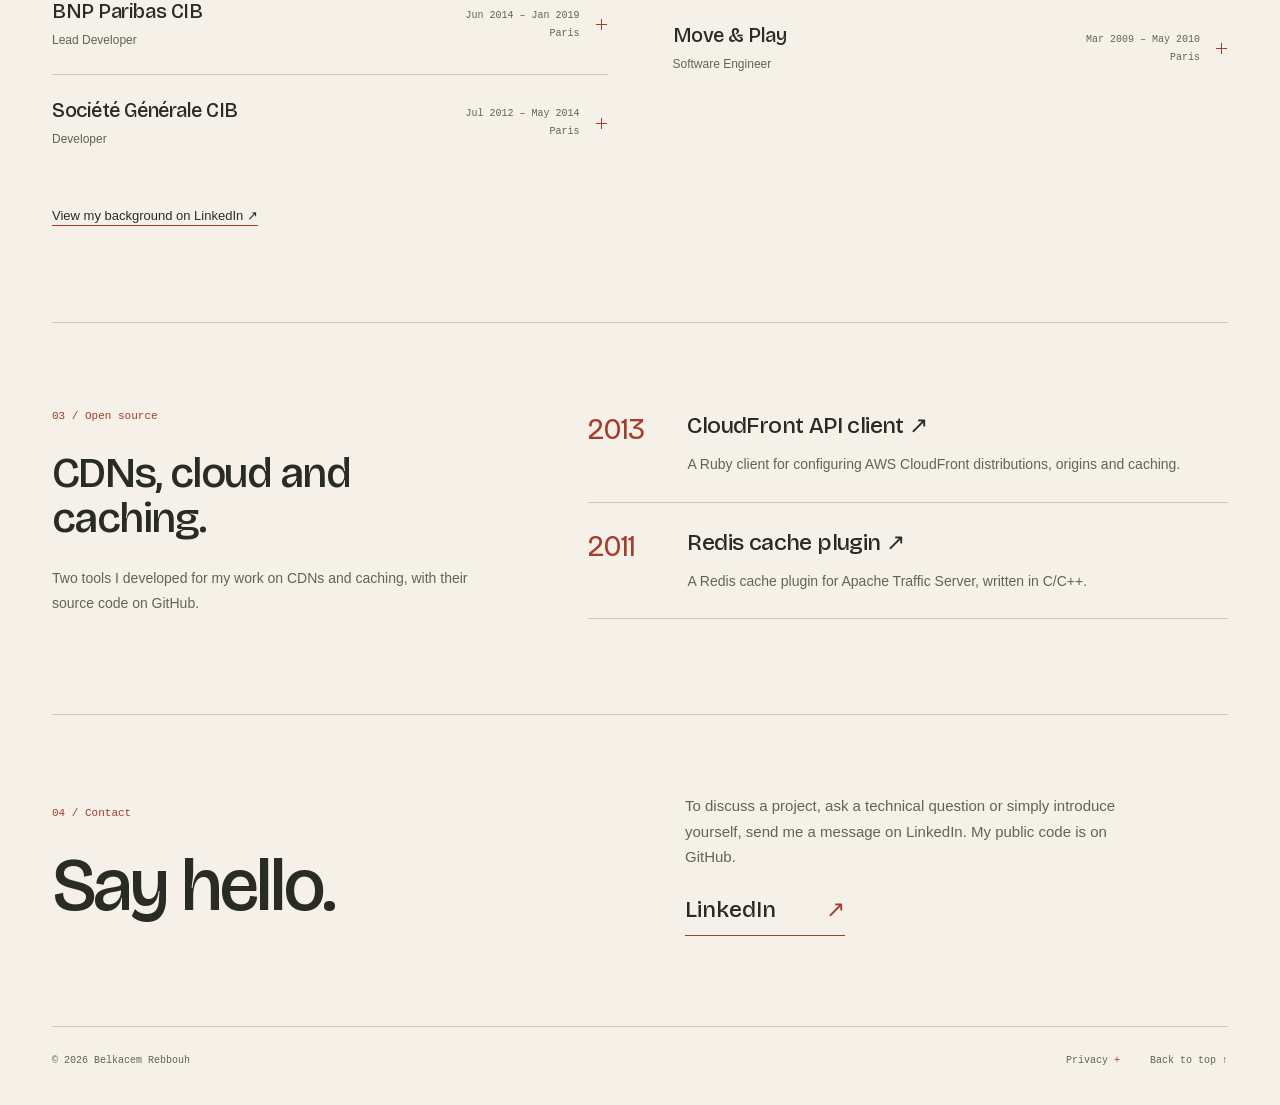
<file: en/index.html>
<!doctype html>
<html lang="en">
<head>
<meta charset="utf-8"><meta name="viewport" content="width=device-width, initial-scale=1">
<title>Belkacem Rebbouh — Software, trading and AI agents</title><meta name="description" content="Algorithmic trading, distributed systems and AI agents. Belkacem Rebbouh’s background in finance and software infrastructure, with an engineering education from ENSIMAG."><meta name="theme-color" content="#1b1c19"><meta name="color-scheme" content="light dark">
<link rel="canonical" href="https://rebbouh.com/en/"><link rel="alternate" hreflang="fr" href="https://rebbouh.com/"><link rel="alternate" hreflang="en" href="https://rebbouh.com/en/"><link rel="alternate" hreflang="x-default" href="https://rebbouh.com/">
<meta property="og:type" content="website"><meta property="og:title" content="Belkacem Rebbouh — Software, trading and AI agents"><meta property="og:description" content="Algorithmic trading, distributed systems and AI agents. Belkacem Rebbouh’s background in finance and software infrastructure, with an engineering education from ENSIMAG."><meta property="og:url" content="https://rebbouh.com/en/"><meta property="og:locale" content="en_GB"><meta property="og:image" content="https://rebbouh.com/assets/belkacem-rebbouh.jpg"><meta name="twitter:card" content="summary">
<script src="/site.js"></script>
<link rel="icon" type="image/svg+xml" href="/favicon.svg"><link rel="stylesheet" href="/style.css">
<link rel="preload" href="/assets/fonts/bricolage-grotesque-latin.woff2" as="font" type="font/woff2" crossorigin>
<script type="application/ld+json">{"@context":"https://schema.org","@type":"Person","name":"Belkacem Rebbouh","url":"https://rebbouh.com","sameAs":["https://www.linkedin.com/in/belkacemrebbouh/","https://github.com/Belkacem","https://about.me/belkacem_rebbouh"],"alumniOf":{"@type":"CollegeOrUniversity","name":"Grenoble INP — ENSIMAG"},"knowsAbout":["Software engineering","Algorithmic trading","Distributed systems","Real-time market data","AI agents","Agent harnesses","Cloud computing"]}</script>
</head>
<body id="top">
<a class="skip" href="#main">Skip to content</a>
<header class="header wrap">
  <a class="brand" href="/en/" aria-label="Belkacem Rebbouh · Back to the homepage">br<span>.</span></a>
  <div class="header-right"><nav class="navigation" aria-label="Main navigation"><a href="#work">Projects</a><a href="#about">Background</a><a href="#contact">Contact</a></nav>
  <div class="header-controls"><nav class="language" aria-label="Language"><a href="/" lang="fr" >FR</a><span aria-hidden="true">/</span><a href="/en/" lang="en" aria-current="page">EN</a></nav>
  <button class="theme-toggle" type="button" hidden data-light-label="Light" data-dark-label="Dark" data-light-action="Switch to light mode" data-dark-action="Switch to dark mode"><svg class="theme-sun" width="17" height="17" viewBox="0 0 24 24" fill="none" stroke="currentColor" stroke-width="1.5" stroke-linecap="round" aria-hidden="true" focusable="false"><circle cx="12" cy="12" r="4"/><path d="M12 2v2m0 16v2M2 12h2m16 0h2M5 5l1.5 1.5m11 11L19 19M5 19l1.5-1.5m11-11L19 5"/></svg><svg class="theme-moon" width="17" height="17" viewBox="0 0 24 24" fill="none" stroke="currentColor" stroke-width="1.5" stroke-linecap="round" stroke-linejoin="round" aria-hidden="true" focusable="false"><path d="M20.5 14a8.7 8.7 0 0 1-10.5-10.5A8.7 8.7 0 1 0 20.5 14Z"/></svg><span class="theme-label"></span></button></div></div>
</header>
<main id="main">
  <section class="hero wrap" aria-labelledby="name">
    <div class="hero-heading"><p class="greeting">Hi, I’m</p><h1 id="name"><span>Belkacem</span><span class="surname">Rebbouh<span class="name-dot">.</span></span></h1></div>
    <figure class="portrait"><img src="/assets/belkacem-rebbouh.jpg" alt="Belkacem Rebbouh" width="895" height="896" decoding="async"><figcaption>A coffee break.<span aria-hidden="true">↖</span></figcaption></figure>
    <div class="hero-text"><p class="intro-lead">I develop trading software. Alongside that, I’m building an AI agent platform.</p><p class="intro-note">Since 2024, I’ve worked at Crédit Agricole CIB on corporate bond pricing and automated hedging.</p><a class="work-link" href="#work">What I’m building <span aria-hidden="true">↓</span></a></div>
    <div class="hero-footer"><p>Software engineer<span aria-hidden="true"> / </span>Paris, France</p><div class="profile-links"><a href="https://github.com/Belkacem">GitHub ↗</a><a href="https://www.linkedin.com/in/belkacemrebbouh/">LinkedIn ↗</a></div></div>
  </section>
  <section class="work-section wrap" id="work" aria-labelledby="project-title">
    <div class="project-story"><p class="section-label">01 / My Project</p><h2 id="project-title">A platform for running AI agents.</h2><p>The platform lets people delegate tasks to specialised agents, track their execution and step in when a decision is needed.</p><p>I designed the architecture and built the platform, from agent orchestration to the control interface and infrastructure. My work covers execution harnesses, task coordination and supervision: approvals, budgets and resuming interrupted work.</p><p class="project-note">Clicking “Retry” twice doesn’t start the same work twice. Each approval request retains its context. When the budget limit is reached, the agents pause.</p></div>
    <aside class="build-notes" id="expertise" aria-labelledby="notes-title"><div class="notebook-heading"><p class="note-caption">Build notes</p><h3 id="notes-title">The technical details</h3></div>
      <details class="mechanism" open><summary><span class="note-number" aria-hidden="true">01</span><span>Resuming a task</span><span class="expand-mark" aria-hidden="true"></span></summary><p>Each retry checks the current state and uses an idempotency key to avoid duplicates. It cannot bypass a budget pause.</p></details><details class="mechanism" ><summary><span class="note-number" aria-hidden="true">02</span><span>Requesting a decision</span><span class="expand-mark" aria-hidden="true"></span></summary><p>Questions and approvals stay attached to the task. Responses are attributed to their author and can wake the agent. Permissions are checked on the server.</p></details><details class="mechanism" ><summary><span class="note-number" aria-hidden="true">03</span><span>Enforcing a budget</span><span class="expand-mark" aria-hidden="true"></span></summary><p>A warning before the limit, a pause when it is reached, and resumption when the budget allows it.</p></details><details class="mechanism" ><summary><span class="note-number" aria-hidden="true">04</span><span>Distributing work</span><span class="expand-mark" aria-hidden="true"></span></summary><p>Distinct roles, delegated tasks and routines triggered by a schedule or an event.</p></details><details class="mechanism" ><summary><span class="note-number" aria-hidden="true">05</span><span>Creating environments</span><span class="expand-mark" aria-hidden="true"></span></summary><p>Provisioning resumes through idempotent steps, reusing existing resources. Each organisation has its own database, secrets and container.</p></details>
      <p class="notebook-footer">Each run can be tracked, paused and resumed.</p>
    </aside>
    <figure class="agent-flow" id="agent-diagram" aria-labelledby="agent-flow-title" data-pending="To assign" data-assigned="Task assigned" data-running="Playing" data-start="Start" data-pause="Pause" data-resume="Resume" data-paused="Playback paused" data-scenario-label="Scenario" data-complete="The AI manager has received the results and prepared the synthesis." data-task-label="Delegated task" data-result-label="Result produced" data-collecting="Results received" data-synthesised="Manager’s synthesis" data-working="Work in progress" data-result-ready="Result ready" data-returned="Sent to manager" data-waiting-results="Waiting for the employees’ results." data-phase-delegating="01 · Tasks go down" data-phase-working="02 · Employees prepare their deliverables" data-phase-returning="03 · Results come back up" data-phase-synthesising="04 · The manager brings the results together">
    <figcaption class="agent-flow-caption"><div><p class="section-label">Illustrative work cycles</p><h3 id="agent-flow-title">From AI manager to employees.</h3><p class="flow-phase">01 · Tasks go down</p></div><div class="flow-controls"><span class="flow-scenario-count" aria-label="Scenario 1 / 3">01 / 03</span><button class="flow-play" type="button" hidden><span class="flow-control-icon" aria-hidden="true">▶</span><span class="flow-play-label">Start</span></button><p class="flow-state"></p></div></figcaption>
    <div class="agent-tree"><div class="agent-manager"><span class="agent-manager-mark" aria-hidden="true"><svg width="24" height="24" viewBox="0 0 24 24" fill="none" stroke="currentColor" stroke-width="1.5" stroke-linecap="round"><circle cx="12" cy="6" r="3"/><path d="M12 9v5M5 18v-4h14v4"/><circle cx="5" cy="20" r="2"/><circle cx="19" cy="20" r="2"/></svg></span><p class="agent-mission">Prepare a competitor brief</p><h4>AI manager</h4><p class="agent-manager-description">Assigns the work and brings the results together.</p><div class="manager-result"><p class="manager-result-label">Manager’s synthesis</p><p class="manager-result-text">A competitor brief combining sources, comparisons and key findings.</p></div></div>
      <svg class="agent-routes" viewBox="0 0 900 100" preserveAspectRatio="none" aria-hidden="true" focusable="false"><defs><marker id="agent-arrow" viewBox="0 0 8 8" refX="4" refY="4" markerWidth="7" markerHeight="7" orient="auto"><path d="M1 1L6 4L1 7" fill="none" stroke="var(--accent)" stroke-width="1.2"/></marker><marker id="agent-return-arrow" viewBox="0 0 8 8" refX="4" refY="4" markerWidth="7" markerHeight="7" orient="auto-start-reverse"><path d="M1 1L6 4L1 7" fill="none" stroke="var(--return)" stroke-width="1.2"/></marker></defs><path class="agent-route" d="M450 0V22Q450 36 436 36H164Q150 36 150 50V96" marker-end="url(#agent-arrow)"/><path class="agent-return-guide" d="M450 0V22Q450 36 436 36H164Q150 36 150 50V96" marker-start="url(#agent-return-arrow)"/><path class="task-route" d="M450 0V22Q450 36 436 36H164Q150 36 150 50V96" pathLength="100" style="--agent-step: 0"/><path class="result-route" d="M450 0V22Q450 36 436 36H164Q150 36 150 50V96" pathLength="100" style="--agent-step: 0"/><path class="agent-route" d="M450 0V96" marker-end="url(#agent-arrow)"/><path class="agent-return-guide" d="M450 0V96" marker-start="url(#agent-return-arrow)"/><path class="task-route" d="M450 0V96" pathLength="100" style="--agent-step: 1"/><path class="result-route" d="M450 0V96" pathLength="100" style="--agent-step: 1"/><path class="agent-route" d="M450 0V22Q450 36 464 36H736Q750 36 750 50V96" marker-end="url(#agent-arrow)"/><path class="agent-return-guide" d="M450 0V22Q450 36 464 36H736Q750 36 750 50V96" marker-start="url(#agent-return-arrow)"/><path class="task-route" d="M450 0V22Q450 36 464 36H736Q750 36 750 50V96" pathLength="100" style="--agent-step: 2"/><path class="result-route" d="M450 0V22Q450 36 464 36H736Q750 36 750 50V96" pathLength="100" style="--agent-step: 2"/></svg>
      <ul class="agent-workers" aria-label="AI employees"><li class="agent-worker"><div class="agent-worker-heading"><span class="agent-number" aria-hidden="true">01</span><div><p class="agent-kind">AI employee</p><h4>Research</h4></div></div><div class="agent-task"><p class="agent-task-label">Delegated task</p><p class="agent-task-text">Gather sources and identify competitors.</p></div><p class="agent-assignment" hidden></p></li><li class="agent-worker"><div class="agent-worker-heading"><span class="agent-number" aria-hidden="true">02</span><div><p class="agent-kind">AI employee</p><h4>Analysis</h4></div></div><div class="agent-task"><p class="agent-task-label">Delegated task</p><p class="agent-task-text">Compare offerings and their differences.</p></div><p class="agent-assignment" hidden></p></li><li class="agent-worker"><div class="agent-worker-heading"><span class="agent-number" aria-hidden="true">03</span><div><p class="agent-kind">AI employee</p><h4>Writing</h4></div></div><div class="agent-task"><p class="agent-task-label">Delegated task</p><p class="agent-task-text">Draft a brief from the collected findings.</p></div><p class="agent-assignment" hidden></p></li></ul>
    </div><p class="visually-hidden flow-announcement" aria-live="polite" aria-atomic="true"></p>
    <script type="application/json" class="agent-scenarios">[{"mission":"Prepare a competitor brief","synthesis":"A competitor brief combining sources, comparisons and key findings.","agents":[{"role":"Research","task":"Gather sources and identify competitors.","result":"Competitor list with documented sources."},{"role":"Analysis","task":"Compare offerings and their differences.","result":"A comparison table of the offerings."},{"role":"Writing","task":"Draft a brief from the collected findings.","result":"A written brief with the key findings."}]},{"mission":"Plan a new feature","synthesis":"A feature proposal with acceptance criteria, a technical approach and a test plan.","agents":[{"role":"Product","task":"Describe the need and acceptance criteria.","result":"A documented need and acceptance criteria."},{"role":"Code","task":"Propose an implementation and the required changes.","result":"An implementation proposal and affected files."},{"role":"Testing","task":"Define test cases and points to check.","result":"A test plan with identified edge cases."}]},{"mission":"Prepare a launch","synthesis":"A launch kit bringing together messages, visuals and a schedule.","agents":[{"role":"Content","task":"Write the launch messages.","result":"Drafted launch messages."},{"role":"Design","task":"Propose visuals and their layout.","result":"Presentation visuals and layouts."},{"role":"Planning","task":"Organise the steps and approvals.","result":"A schedule of steps and approvals."}]}]</script>
  </figure>
  </section>
  <section class="career-section wrap" id="about" aria-labelledby="about-title"><div class="career-intro"><div><p class="section-label">02 / Background</p><h2 id="about-title">The road so far.</h2></div><div class="career-text"><p>I’ve developed software for CDNs, file sharing and financial markets. I’ve founded a consulting company and led technical teams.</p><p class="education">Education: ENSIMAG, Grenoble INP, in applied mathematics and computer science, 2009.</p></div></div><div class="career-columns"><div class="career-group"><h3>Engineering in finance</h3>
    <details class="experience" open><summary><span class="experience-heading"><span class="experience-company">Crédit Agricole CIB</span><span class="experience-role">Algorithmic Trading</span></span><span class="experience-meta"><span>Since Jan 2024</span><span>London</span></span><span class="expand-mark" aria-hidden="true"></span></summary><p class="experience-description">Real-time corporate bond pricing, automated hedging with futures and ETFs, price contribution and trade processing. Java, Python, ION, Aeron, Solace and KDB+.</p></details><article class="experience experience-static"><span class="experience-heading"><span class="experience-company">BNP Paribas CIB</span><span class="experience-role">Solutions Architect</span></span><span class="experience-meta"><span>Nov 2020 – Oct 2025</span><span>New York</span></span></article><details class="experience" ><summary><span class="experience-heading"><span class="experience-company">BNP Paribas CIB</span><span class="experience-role">Lead Developer</span></span><span class="experience-meta"><span>Jun 2014 – Jan 2019</span><span>Paris</span></span><span class="expand-mark" aria-hidden="true"></span></summary><p class="experience-description">Development of a barrier option monitoring system using shared queues, redundant workers and real-time notifications. Its distributed architecture supports data processing and failover.</p></details><details class="experience" ><summary><span class="experience-heading"><span class="experience-company">Société Générale CIB</span><span class="experience-role">Developer</span></span><span class="experience-meta"><span>Jul 2012 – May 2014</span><span>Paris</span></span><span class="expand-mark" aria-hidden="true"></span></summary><p class="experience-description">Aggregation and distribution of financial data, positions and pricing parameters for the front office. Java and C# development, Excel integration and communication between services.</p></details>
  </div><div class="career-group"><h3>Entrepreneurship and infrastructure</h3>
    <details class="experience" ><summary><span class="experience-heading"><span class="experience-company">Pro App</span><span class="experience-role">Owner</span></span><span class="experience-meta"><span>Since Dec 2015</span><span>Paris</span></span><span class="expand-mark" aria-hidden="true"></span></summary><p class="experience-description">Technology strategy and technical leadership in banking, fintech and retail: architecture, infrastructure, governance, teams and budgets.</p></details><details class="experience" ><summary><span class="experience-heading"><span class="experience-company">ZSOFT</span><span class="experience-role">Founder and Technical Lead</span></span><span class="experience-meta"><span>Jan 2016 – Dec 2020</span><span>Paris</span></span><span class="expand-mark" aria-hidden="true"></span></summary><p class="experience-description">Designing solutions with clients, reviewing architecture, security and performance, and recruiting and training teams.</p></details><details class="experience" ><summary><span class="experience-heading"><span class="experience-company">CleverScale</span><span class="experience-role">Software Engineer</span></span><span class="experience-meta"><span>May 2009 – Jun 2012</span><span>Paris</span></span><span class="expand-mark" aria-hidden="true"></span></summary><p class="experience-description">First employee at a CDN federation startup. Cloud provider API integration, usage analytics and reporting in C and Ruby, and a Ruby on Rails web application.</p></details><details class="experience" ><summary><span class="experience-heading"><span class="experience-company">Move &amp; Play</span><span class="experience-role">Software Engineer</span></span><span class="experience-meta"><span>Mar 2009 – May 2010</span><span>Paris</span></span><span class="expand-mark" aria-hidden="true"></span></summary><p class="experience-description">Building and maintaining a file-sharing platform, including database replication and resilience.</p></details>
  </div></div><p class="paragraph-link"><a href="https://www.linkedin.com/in/belkacemrebbouh/">View my background on LinkedIn ↗</a></p></section>
  <section class="archive-section wrap" aria-labelledby="archive-title"><div class="archive-intro"><p class="section-label">03 / Open source</p><h2 id="archive-title">CDNs, cloud and caching.</h2><p>Two tools I developed for my work on CDNs and caching, with their source code on GitHub.</p></div>
    <div class="archive-list"><article class="archive-item"><time datetime="2013">2013</time><div><h3><a href="https://github.com/Belkacem/cloudfront">CloudFront API client ↗</a></h3><p>A Ruby client for configuring AWS CloudFront distributions, origins and caching.</p></div></article><article class="archive-item"><time datetime="2011">2011</time><div><h3><a href="https://github.com/Belkacem/redis-cache-plugin">Redis cache plugin ↗</a></h3><p>A Redis cache plugin for Apache Traffic Server, written in C/C++.</p></div></article></div>
  </section>
  <section class="contact-section wrap" id="contact" aria-labelledby="contact-title"><div><p class="section-label">04 / Contact</p><h2 id="contact-title">Say hello.</h2></div><div class="contact-copy"><p>To discuss a project, ask a technical question or simply introduce yourself, send me a message on LinkedIn. My public code is on GitHub.</p><a class="contact-link" href="https://www.linkedin.com/in/belkacemrebbouh/">LinkedIn <span aria-hidden="true">↗</span></a></div></section>
</main>
<footer class="footer wrap"><span>© 2026 Belkacem Rebbouh</span><div class="footer-right"><details class="privacy"><summary>Privacy</summary><p>This site includes no analytics tools or data collection forms. Your theme preference is saved in your browser. Fonts are served by the website itself. External links lead to services with their own privacy policies.</p></details><a href="#top">Back to top ↑</a></div></footer>
</body></html>
</file>
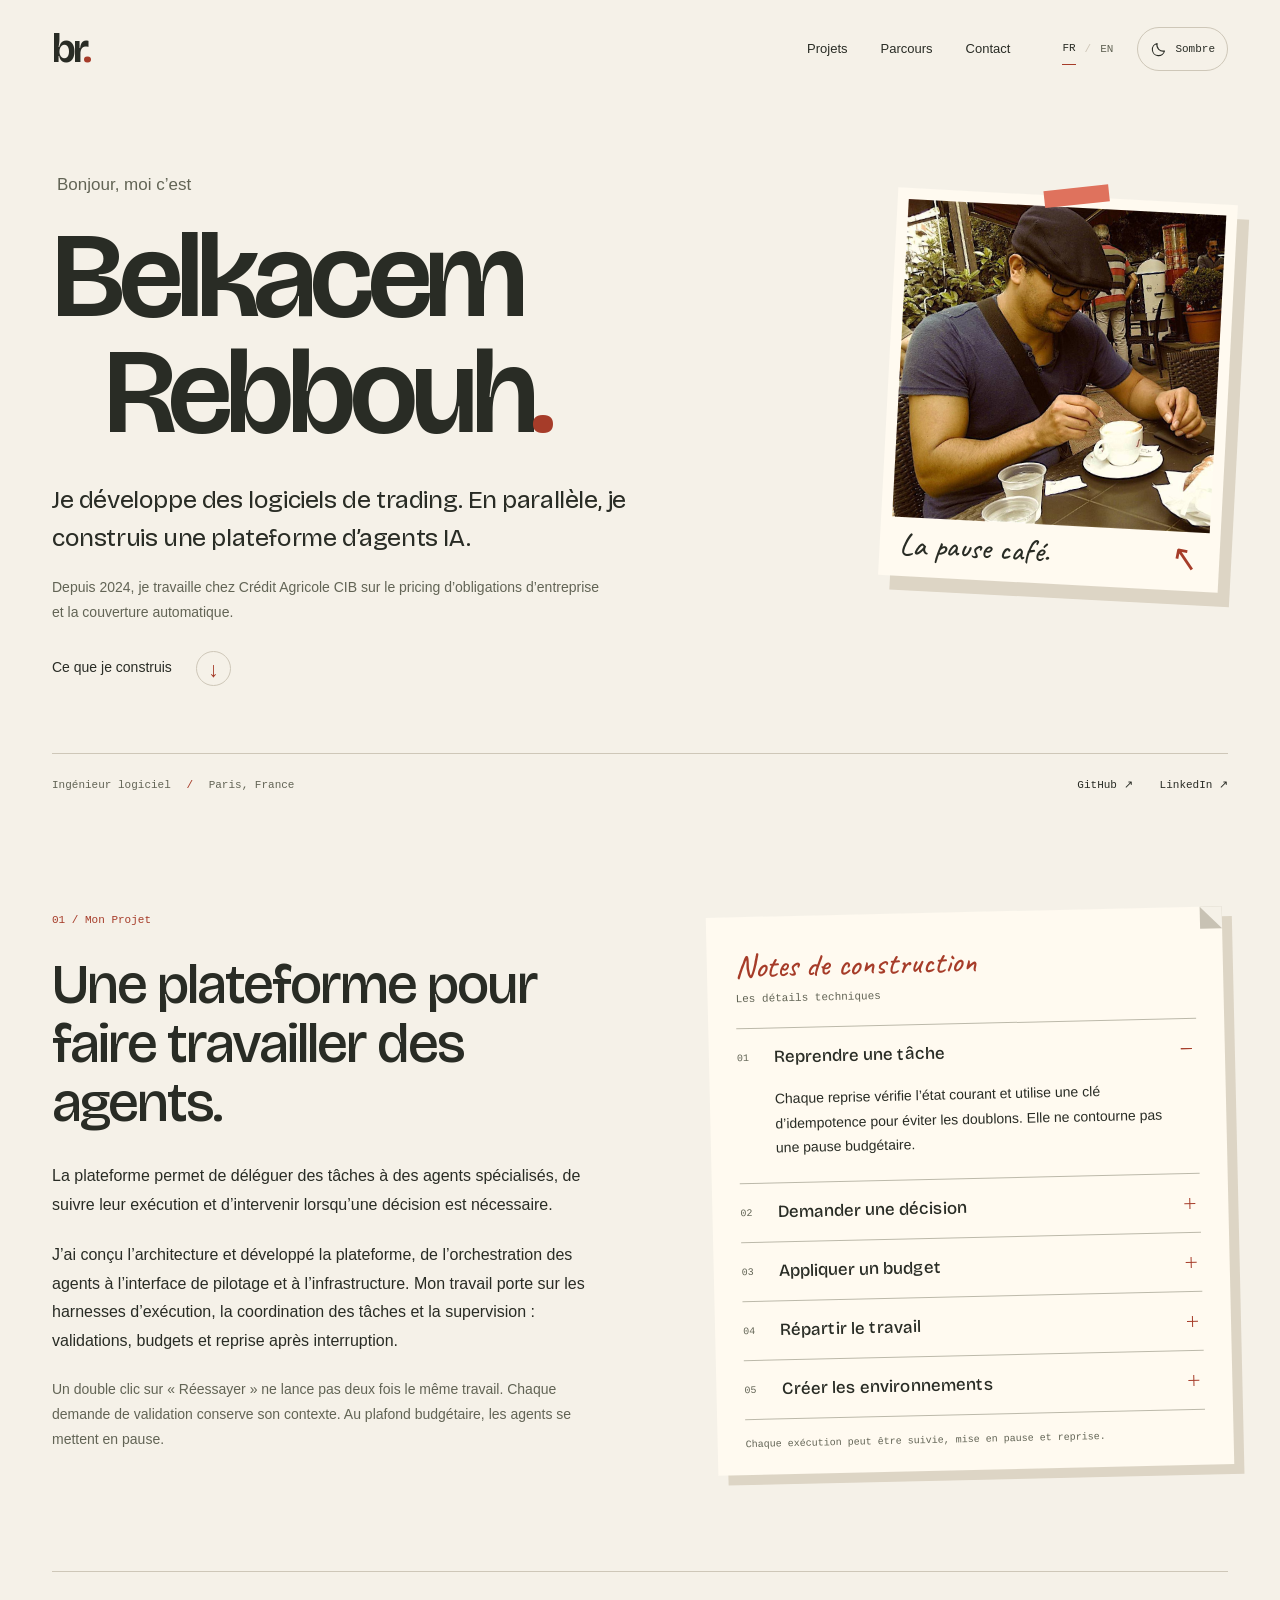
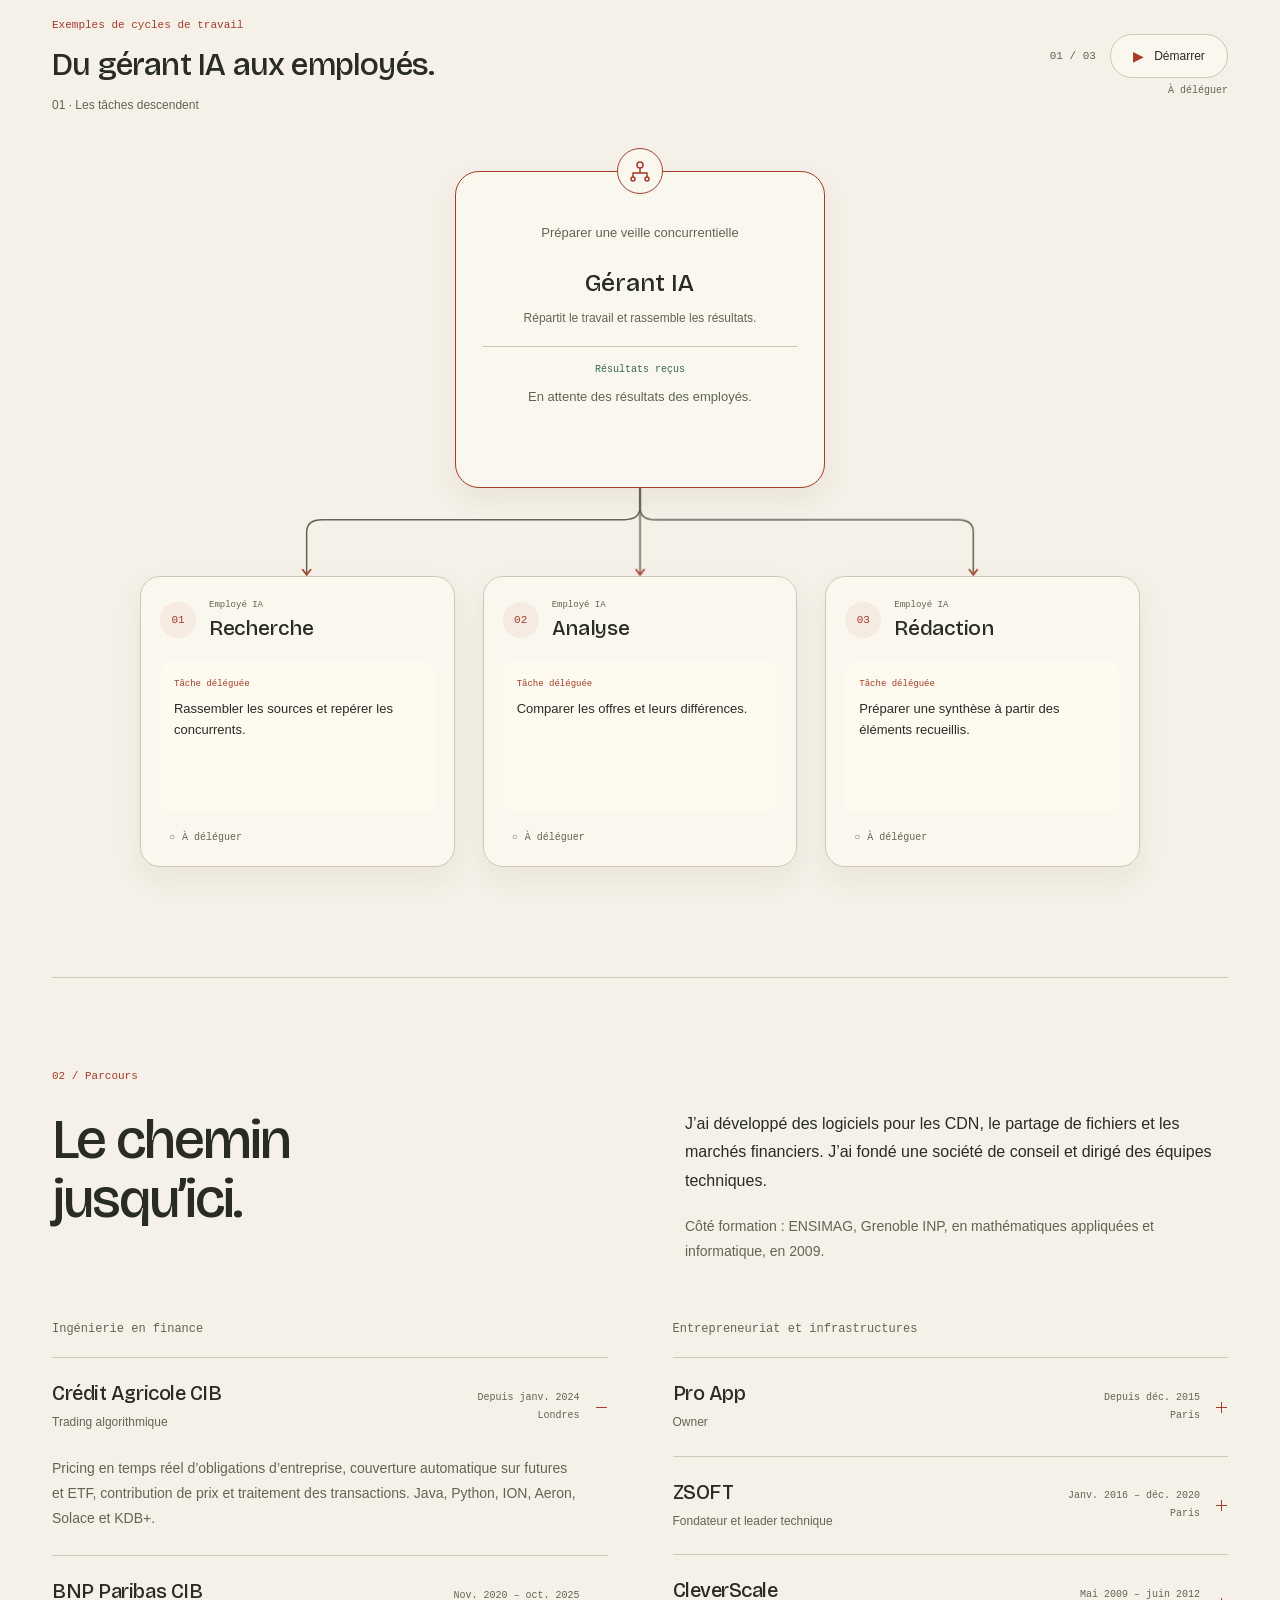
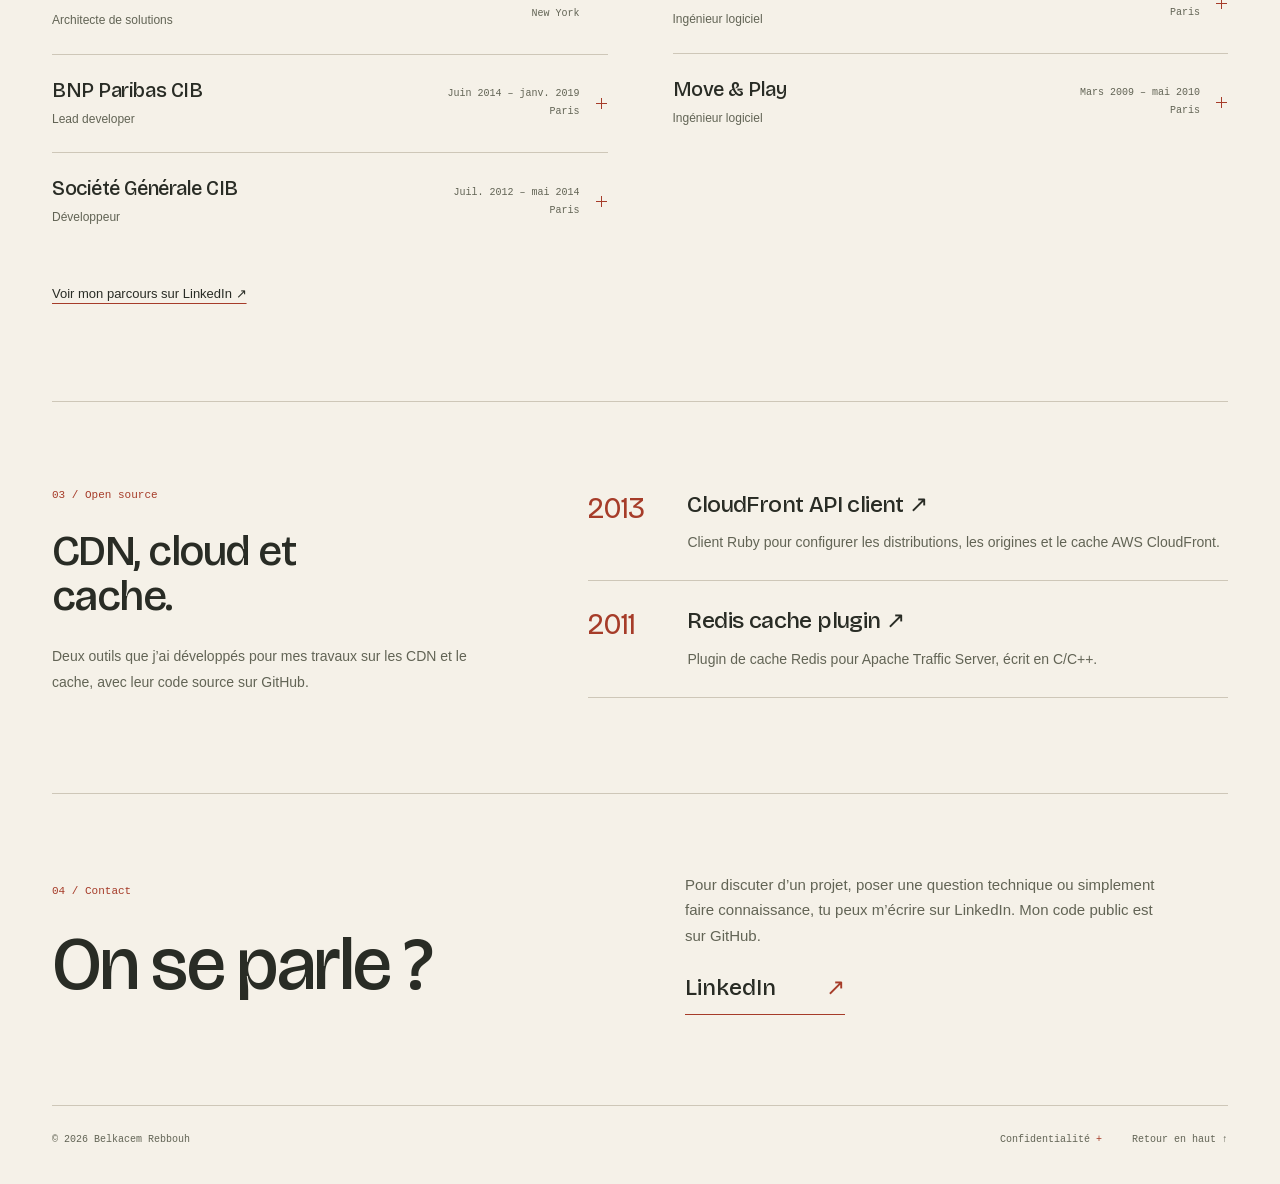
<file: hire/index.html>
<!doctype html><html lang="fr"><meta charset="utf-8"><meta name="viewport" content="width=device-width, initial-scale=1"><meta http-equiv="refresh" content="0;url=/#contact"><title>Belkacem Rebbouh</title><link rel="canonical" href="https://rebbouh.com/#contact"><p><a href="/#contact">Continuer · Continue</a></p></html>
</file>
<file: style.css>
@font-face {
  font-family: "Bricolage";
  src: url("/assets/fonts/bricolage-grotesque-latin.woff2") format("woff2");
  font-style: normal;
  font-weight: 400 800;
  font-display: swap;
}
@font-face {
  font-family: "Caveat";
  src: url("/assets/fonts/caveat-latin.woff2") format("woff2");
  font-style: normal;
  font-weight: 500;
  font-display: swap;
}
:root {
  color-scheme: dark;
  --ground: #1b1c19;
  --ink: #eeece2;
  --muted: #afafa3;
  --line: #42443c;
  --accent: #ff8067;
  --paper: #eae4d5;
  --paper-ink: #292c25;
  --paper-accent: #a63c29;
  --shadow: #11120f;
  --agent-surface: #22241f;
  --agent-shadow: 0 12px 28px #00000024;
  --agent-wash: #ff806712;
  --return: #8cccb0;
  --return-wash: #8cccb014;
  --paper-return: #356a50;
  --display: "Bricolage", "Arial", sans-serif;
  --sans: -apple-system, BlinkMacSystemFont, "Segoe UI", sans-serif;
  --mono: "SFMono-Regular", Consolas, "Liberation Mono", monospace;
}
:root[data-theme="light"] {
  color-scheme: light;
  --ground: #f5f1e8;
  --ink: #292c25;
  --muted: #626455;
  --line: #cec7b8;
  --accent: #a63c29;
  --paper: #fffaf0;
  --shadow: #ddd5c5;
  --agent-surface: #faf7ef;
  --agent-shadow: 0 12px 28px #6c513614;
  --agent-wash: #a63c2910;
  --return: #356a50;
  --return-wash: #356a5010;
}
@media (prefers-color-scheme: light) {
  :root:not([data-theme]) {
    color-scheme: light;
    --ground: #f5f1e8;
    --ink: #292c25;
    --muted: #626455;
    --line: #cec7b8;
    --accent: #a63c29;
    --paper: #fffaf0;
    --shadow: #ddd5c5;
    --agent-surface: #faf7ef;
    --agent-shadow: 0 12px 28px #6c513614;
    --agent-wash: #a63c2910;
    --return: #356a50;
    --return-wash: #356a5010;
  }
}
* { box-sizing: border-box; }
html { scroll-padding-top: 30px; scroll-behavior: smooth; }
body { margin: 0; background: var(--ground); color: var(--ink); font: 16px/1.7 var(--sans); -webkit-font-smoothing: antialiased; }
::selection { color: var(--ground); background: var(--accent); }
p, h1, h2, h3, h4, figure { margin: 0; }
a { color: inherit; text-underline-offset: 5px; text-decoration-thickness: 1px; }
a:hover { color: var(--accent); }
a:focus-visible, summary:focus-visible, button:focus-visible { outline: 2px solid var(--accent); outline-offset: 7px; }
button, a, summary { -webkit-tap-highlight-color: transparent; }
.wrap { width: min(1180px, calc(100% - 104px)); margin-inline: auto; }
.skip { position: absolute; top: -100px; left: 20px; z-index: 5; padding: 10px 20px; background: var(--ink); color: var(--ground); }
.skip:focus { top: 10px; }
.header { display: flex; align-items: center; justify-content: space-between; padding-block: 27px; }
.brand { font: 650 40px/.9 var(--display); letter-spacing: -3px; text-decoration: none; }
.brand span { color: var(--accent); }
.header-right, .header-controls, .navigation, .language { display: flex; align-items: center; }
.header-right { gap: 52px; }
.header-controls { gap: 24px; }
.theme-toggle { display: inline-flex; justify-content: center; align-items: center; gap: 8px; min-width: 88px; min-height: 44px; padding: 8px 12px; border: 1px solid var(--line); border-radius: 24px; background: transparent; color: var(--ink); font: 11px/1.5 var(--mono); cursor: pointer; }
.theme-toggle:hover { border-color: var(--accent); color: var(--accent); }
.theme-toggle[hidden], .theme-sun, .theme-moon { display: none; }
:root[data-theme="dark"] .theme-sun, :root[data-theme="light"] .theme-moon { display: block; }
.navigation { gap: 33px; font-size: 13px; }
.navigation a { text-decoration: none; padding-block: 8px; }
.navigation a:hover { text-decoration: underline; }
.language { gap: 9px; font: 11px/1.5 var(--mono); }
.language a { color: var(--muted); text-decoration: none; padding-block: 7px; }
.language a[aria-current] { color: var(--ink); border-bottom: 1px solid var(--accent); }
.language span { color: var(--line); }
.hero { display: grid; grid-template-columns: minmax(0, 1fr) 340px; column-gap: 80px; padding-top: 73px; }
.hero-heading { grid-column: 1; grid-row: 1; }
.greeting { font-size: 17px; color: var(--muted); margin: 0 0 22px 5px; }
.hero h1 { font: 600 clamp(72px, 9.5vw, 132px)/.89 var(--display); letter-spacing: -.05em; }
.hero h1 > span { display: block; }
.hero .surname { margin: 8px 0 0 52px; }
.name-dot { color: var(--accent); }
.portrait { grid-column: 2; grid-row: 1 / 3; align-self: start; margin-top: 25px; padding: 11px 11px 0; background: var(--paper); transform: rotate(3deg); box-shadow: 12px 14px 0 var(--shadow); position: relative; }
.portrait::before { content: ""; position: absolute; width: 65px; height: 17px; top: -9px; left: 43%; transform: rotate(-9deg); background: #df725d; }
.portrait img { display: block; width: 100%; height: auto; }
.portrait figcaption { display: flex; align-items: center; justify-content: space-between; padding: 8px 9px 13px; color: var(--paper-ink); font: 500 31px/1.2 "Caveat", cursive; }
.portrait figcaption span { font: 34px/1 var(--display); color: var(--paper-accent); transform: rotate(8deg); }
.hero-text { grid-column: 1; grid-row: 2; padding-top: 36px; max-width: 625px; }
.intro-lead { font: 400 25px/1.5 var(--display); letter-spacing: -.4px; }
.intro-note { margin-top: 18px; max-width: 550px; color: var(--muted); font-size: 14px; line-height: 1.8; }
.work-link { display: inline-flex; align-items: center; gap: 24px; margin-top: 25px; text-decoration: none; font-size: 14px; }
.work-link span { display: grid; place-items: center; border: 1px solid var(--line); width: 35px; height: 35px; border-radius: 50%; color: var(--accent); font-size: 21px; transition: transform .2s; }
.work-link:hover span { transform: translateY(3px); }
.hero-footer { grid-column: 1 / -1; display: flex; align-items: center; justify-content: space-between; gap: 25px; margin-top: 67px; border-top: 1px solid var(--line); padding-block: 23px; font: 11px/1.6 var(--mono); color: var(--muted); }
.hero-footer p > span { padding-inline: 9px; color: var(--accent); }
.profile-links { display: flex; gap: 27px; }
.profile-links a { text-decoration: none; color: var(--ink); }
.profile-links a:hover { color: var(--accent); }
.section-label { color: var(--accent); font: 11px/1.6 var(--mono); margin-bottom: 25px; }
h2 { font: 500 clamp(37px, 4.4vw, 58px)/1.05 var(--display); letter-spacing: -.035em; }
.work-section { display: grid; grid-template-columns: minmax(0, 1fr) minmax(0, .92fr); gap: 100px; padding-block: 95px 110px; }
.project-story h2 { max-width: 560px; margin-bottom: 30px; }
.project-story > p:not(.section-label) { margin-top: 21px; font-size: 16px; line-height: 1.8; }
.project-story > p.project-note { color: var(--muted); font-size: 14px; }
.build-notes { align-self: center; background: var(--paper); color: var(--paper-ink); padding: 32px 28px 22px; transform: rotate(-1.3deg); box-shadow: 10px 10px 0 var(--shadow); position: relative; }
.build-notes::after { content: ""; position: absolute; top: 0; right: 0; border-style: solid; border-width: 0 22px 22px 0; border-color: transparent var(--ground) #c8c2b4 transparent; }
.notebook-heading { padding-bottom: 20px; }
.note-caption { font: 500 32px/1.15 "Caveat", cursive; color: var(--paper-accent); margin-bottom: 5px; }
.notebook-heading h3 { font: 400 11px/1.6 var(--mono); color: #626455; }
summary { cursor: pointer; list-style: none; }
summary::-webkit-details-marker { display: none; }
.mechanism { border-top: 1px solid #bcb9aa; }
.mechanism summary { display: grid; grid-template-columns: 24px minmax(0, 1fr) 17px; gap: 13px; align-items: center; padding-block: 18px; font: 500 17px/1.3 var(--display); }
.mechanism summary:hover { color: var(--paper-accent); }
.mechanism summary:focus-visible { outline-color: var(--paper-accent); outline-offset: 3px; }
.note-number { font: 10px/1.5 var(--mono); color: #626455; }
.expand-mark { width: 13px; height: 13px; position: relative; display: inline-block; color: var(--accent); }
.expand-mark::before, .expand-mark::after { content: ""; width: 11px; height: 1px; background: currentColor; position: absolute; top: 6px; left: 1px; }
.expand-mark::after { transform: rotate(90deg); }
details[open] > summary .expand-mark::after { transform: rotate(0deg); }
.mechanism .expand-mark { color: var(--paper-accent); }
.mechanism p { padding: 0 12px 22px 37px; font-size: 14px; line-height: 1.75; }
.notebook-footer { border-top: 1px solid #bcb9aa; padding-top: 16px; font: 10px/1.7 var(--mono); color: #626455; }
.visually-hidden { position: absolute; width: 1px; height: 1px; padding: 0; margin: -1px; overflow: hidden; clip-path: inset(50%); white-space: nowrap; border: 0; }
.agent-flow { grid-column: 1 / -1; min-width: 0; padding-top: 45px; border-top: 1px solid var(--line); }
.agent-flow-caption { display: flex; align-items: center; justify-content: space-between; gap: 25px; margin-bottom: 55px; }
.agent-flow-caption .section-label { margin-bottom: 13px; }
.agent-flow-caption h3 { font: 500 32px/1.15 var(--display); letter-spacing: -.025em; }
.flow-phase { font: 12px/1.6 var(--sans); color: var(--muted); margin-top: 12px; min-height: 20px; }
.agent-flow[data-phase="returning"] .flow-phase, .agent-flow[data-phase="synthesising"] .flow-phase { color: var(--return); }
.flow-controls { display: grid; grid-template-columns: auto auto; gap: 5px 14px; align-items: center; flex-shrink: 0; }
.flow-scenario-count { font: 11px/1.5 var(--mono); color: var(--muted); font-variant-numeric: tabular-nums; }
.flow-state { grid-column: 1 / -1; min-height: 16px; text-align: right; color: var(--muted); font: 10px/1.6 var(--mono); }
.flow-play { display: inline-flex; align-items: center; justify-content: center; gap: 10px; min-width: 118px; min-height: 44px; padding: 10px 17px; border: 1px solid var(--line); border-radius: 999px; color: var(--ink); background: var(--agent-surface); font: 12px/1.5 var(--sans); cursor: pointer; white-space: nowrap; }
.flow-play[hidden] { display: none; }
.flow-play > span:first-child { color: var(--accent); font-size: 14px; line-height: 1; }
.flow-play:hover, .flow-play:disabled { border-color: var(--accent); }
.flow-play:disabled { cursor: progress; }
.agent-tree { max-width: 1000px; margin-inline: auto; }
.agent-manager { width: min(100%, 370px); margin-inline: auto; padding: 30px 27px 24px; border: 1px solid var(--accent); border-radius: 24px; background: var(--agent-surface); box-shadow: var(--agent-shadow); text-align: center; position: relative; }
.agent-manager-mark { display: grid; place-items: center; width: 46px; height: 46px; margin: -54px auto 17px; border: 1px solid var(--accent); border-radius: 50%; background: var(--agent-surface); color: var(--accent); }
.agent-mission { color: var(--muted); font-size: 13px; margin-bottom: 12px; min-height: 44px; display: flex; align-items: center; justify-content: center; }
.agent-manager h4 { font: 500 25px/1.3 var(--display); }
.agent-manager-description { font-size: 12px; color: var(--muted); margin-top: 8px; }
.manager-result { border-top: 1px solid var(--line); margin-top: 18px; padding-top: 15px; min-height: 117px; }
.manager-result-label { color: var(--return); font: 10px/1.6 var(--mono); margin-bottom: 8px; }
.manager-result-text { color: var(--muted); font-size: 13px; line-height: 1.65; }
.agent-manager.has-synthesis { border-color: var(--return); }
.has-synthesis .agent-manager-mark { border-color: var(--return); color: var(--return); }
.has-synthesis .manager-result-text { color: var(--ink); }
.agent-routes { display: block; width: 100%; height: 88px; overflow: visible; color: var(--accent); }
.agent-route, .agent-return-guide, .task-route, .result-route { fill: none; vector-effect: non-scaling-stroke; stroke-linecap: round; stroke-linejoin: round; }
.agent-route { stroke: var(--muted); stroke-width: 1.5; }
.agent-return-guide { stroke: var(--return); stroke-width: 1.5; opacity: 0; }
.agent-flow[data-phase="returning"] .agent-route, .agent-flow[data-phase="synthesising"] .agent-route { opacity: 0; }
.agent-flow[data-phase="returning"] .agent-return-guide, .agent-flow[data-phase="synthesising"] .agent-return-guide { opacity: 1; }
.task-route { stroke: var(--accent); stroke-width: 3; stroke-linecap: round; stroke-dasharray: 8 100; stroke-dashoffset: 8; opacity: 0; }
.result-route { stroke: var(--return); stroke-width: 4; stroke-dasharray: 8 100; stroke-dashoffset: -100; opacity: 0; }
.is-distributing .task-route { animation: delegate-task 1s linear both; animation-delay: calc(var(--agent-step) * .4s); }
.is-returning .result-route { animation: return-result 1s linear both; animation-delay: calc(var(--agent-step) * .4s); }
.is-paused .task-route, .is-paused .result-route { animation-play-state: paused; }
@keyframes delegate-task { 0% { opacity: 0; stroke-dashoffset: 8; } 5%, 90% { opacity: 1; } 100% { opacity: 0; stroke-dashoffset: -100; } }
@keyframes return-result { 0% { opacity: 0; stroke-dashoffset: -100; } 5%, 90% { opacity: 1; } 100% { opacity: 0; stroke-dashoffset: 8; } }
.agent-workers { display: grid; grid-template-columns: repeat(3, minmax(0, 1fr)); gap: 28px; list-style: none; padding: 0; margin: 0; }
.agent-worker { min-width: 0; padding: 22px 19px 17px; border: 1px solid var(--line); border-radius: 20px; background: var(--agent-surface); box-shadow: var(--agent-shadow); position: relative; transition: border-color .2s; }
.agent-worker-heading { display: flex; align-items: center; gap: 13px; }
.agent-number { display: grid; place-items: center; width: 36px; height: 36px; flex: 0 0 36px; border-radius: 50%; background: var(--agent-wash); font: 11px/1 var(--mono); color: var(--accent); }
.agent-kind { color: var(--muted); font: 9px/1.5 var(--mono); margin-bottom: 4px; }
.agent-worker h4 { font: 500 21px/1.2 var(--display); letter-spacing: -.3px; }
.agent-task { margin-top: 20px; padding: 16px 14px; border-radius: 12px; color: var(--paper-ink); background: var(--paper); font-size: 13px; line-height: 1.6; min-height: 150px; }
.agent-task .agent-task-label { color: var(--paper-accent); font: 9px/1.5 var(--mono); margin-bottom: 8px; }
.agent-assignment { display: inline-flex; align-items: center; margin-top: 14px; padding: 4px 9px; border-radius: 999px; color: var(--muted); font: 10px/1.5 var(--mono); }
.agent-assignment[hidden] { display: none; }
.agent-assignment::before { content: "○"; margin-right: 7px; }
.agent-worker.is-assigned { border-color: var(--accent); }
.is-assigned .agent-assignment { color: var(--accent); background: var(--agent-wash); }
.is-assigned .agent-assignment::before { content: "✓"; }
.agent-worker.has-result { border-color: var(--return); }
.has-result .agent-task-label { color: var(--paper-return); }
.has-result .agent-assignment { color: var(--return); background: var(--return-wash); }
.has-result .agent-assignment::before { content: "↑"; }
.is-returned .agent-assignment::before { content: "✓"; }
.career-section { border-top: 1px solid var(--line); padding-block: 90px 95px; }
.career-intro { display: grid; grid-template-columns: 1fr 1fr; gap: 90px; }
.career-intro h2 { max-width: 370px; }
.career-text { padding-top: 42px; line-height: 1.8; }
.education { color: var(--muted); margin-top: 18px; font-size: 14px; }
.career-columns { display: grid; grid-template-columns: 1fr 1fr; gap: 65px; margin-top: 56px; }
.career-group h3 { font: 12px/1.5 var(--mono); color: var(--muted); font-weight: 400; padding-bottom: 19px; }
.experience { border-top: 1px solid var(--line); }
.experience summary, .experience-static { display: grid; grid-template-columns: minmax(0, 1fr) auto 13px; align-items: center; gap: 15px; padding-block: 23px; }
.experience summary:hover .experience-company { color: var(--accent); }
.experience-heading, .experience-meta, .experience-meta span { display: block; }
.experience-company { display: block; font: 500 20px/1.25 var(--display); letter-spacing: -.45px; }
.experience-role { display: block; font-size: 12px; color: var(--muted); margin-top: 6px; }
.experience-meta { font: 10px/1.8 var(--mono); color: var(--muted); text-align: right; }
.experience-description { color: var(--muted); font-size: 14px; line-height: 1.8; padding: 0 28px 24px 0; }
.paragraph-link { margin-top: 33px; font-size: 13px; }
.paragraph-link a { text-decoration-color: var(--accent); }
.archive-section { display: grid; grid-template-columns: .8fr 1.2fr; gap: 110px; border-top: 1px solid var(--line); padding-block: 85px 95px; }
.archive-intro h2 { max-width: 370px; font-size: 43px; }
.archive-intro > p:last-child { color: var(--muted); font-size: 14px; line-height: 1.8; margin-top: 25px; }
.archive-list { padding-top: 3px; }
.archive-item { display: grid; grid-template-columns: 74px minmax(0, 1fr); gap: 25px; padding-block: 25px; border-bottom: 1px solid var(--line); }
.archive-item:first-child { padding-top: 0; }
.archive-item time { font: 400 29px/1.3 var(--display); color: var(--accent); letter-spacing: -1px; }
.archive-item h3 { font: 500 23px/1.3 var(--display); letter-spacing: -.6px; }
.archive-item h3 a { text-decoration: none; }
.archive-item h3 a:hover { text-decoration: underline; }
.archive-item p { color: var(--muted); font-size: 14px; margin-top: 12px; }
.contact-section { display: grid; grid-template-columns: 1fr 1fr; gap: 90px; align-items: center; border-top: 1px solid var(--line); padding-block: 78px 90px; }
.contact-section h2 { font-size: clamp(48px, 5.8vw, 76px); }
.contact-copy p { max-width: 470px; font-size: 15px; color: var(--muted); }
.contact-link { display: inline-flex; align-items: center; gap: 50px; margin-top: 23px; padding-bottom: 8px; border-bottom: 1px solid var(--accent); font: 500 23px/1.5 var(--display); text-decoration: none; }
.contact-link span { color: var(--accent); }
.footer { display: flex; justify-content: space-between; align-items: start; gap: 30px; border-top: 1px solid var(--line); padding-block: 25px 35px; color: var(--muted); font: 10px/1.8 var(--mono); }
.footer-right { display: flex; justify-content: end; gap: 30px; }
.footer a { text-decoration: none; white-space: nowrap; }
.privacy { max-width: 370px; }
.privacy summary::after { content: " +"; color: var(--accent); }
.privacy[open] summary::after { content: " −"; }
.privacy p { font: 12px/1.8 var(--sans); margin-top: 12px; }
.not-found { padding-block: 90px; }
.home-link { font: 13px/1.7 var(--mono); }
.not-found h1 { font: 500 60px/1.1 var(--display); margin-top: 45px; }
.not-found p { margin-block: 25px; }
@media (max-width: 1100px) {
  .hero { grid-template-columns: minmax(0, 1fr) 280px; gap: 0 50px; }
  .hero h1 { font-size: clamp(70px, 9vw, 102px); }
  .hero .surname { margin-left: 30px; }
  .work-section { gap: 55px; }
  .career-columns { gap: 40px; }
  .experience summary, .experience-static { grid-template-columns: minmax(0, 1fr) 13px; gap: 10px; }
  .experience-meta { grid-column: 1; grid-row: 2; display: flex; gap: 12px; text-align: left; }
  .experience .expand-mark { grid-column: 2; grid-row: 1 / 3; }
  .archive-section { gap: 60px; }
}
@media (max-width: 900px) {
  .wrap { width: calc(100% - 64px); }
  .hero { grid-template-columns: minmax(0, 1fr) 240px; column-gap: 35px; padding-top: 55px; }
  .hero h1 { font-size: 8.6vw; }
  .hero .surname { margin-left: 20px; }
  .intro-lead { font-size: 21px; }
  .portrait { margin-top: 20px; }
  .portrait figcaption { font-size: 26px; }
  .work-section { grid-template-columns: 1fr; gap: 45px; padding-block: 65px 80px; }
  .project-story { max-width: 650px; }
  .build-notes { width: min(100%, 540px); justify-self: end; margin-right: 9px; }
  .agent-workers { gap: 16px; }
  .agent-worker { padding: 17px 12px 14px; }
  .agent-worker-heading { gap: 8px; }
  .agent-number { width: 26px; height: 26px; flex-basis: 26px; }
  .agent-worker h4 { font-size: 19px; }
  .career-intro { gap: 35px; }
  .career-section { padding-block: 65px 70px; }
  .career-text { padding-top: 38px; font-size: 15px; }
  .archive-section { grid-template-columns: 1fr; gap: 35px; padding-block: 60px; }
  .archive-intro h2 { max-width: none; }
  .archive-intro > p:last-child { max-width: 500px; }
  .contact-section { gap: 40px; padding-block: 60px; }
}
@media (max-width: 620px) {
  .wrap { width: calc(100% - 40px); }
  .header { padding-block: 20px; flex-wrap: wrap; gap: 14px; }
  .brand { font-size: 33px; }
  .header-right { display: contents; }
  .header-controls { margin-left: auto; gap: 20px; }
  .navigation { order: 3; width: 100%; justify-content: space-between; gap: 17px; font-size: 12px; }
  .language { gap: 6px; font-size: 10px; }
  .hero { grid-template-columns: 1fr; padding-top: 40px; }
  .hero-heading { grid-column: 1; grid-row: 1; }
  .greeting { font-size: 15px; margin: 0 0 17px 2px; }
  .hero h1 { font-size: clamp(52px, 16.4vw, 100px); }
  .hero .surname { margin-left: 26px; }
  .portrait { grid-column: 1; grid-row: 2; width: min(76%, 320px); justify-self: center; margin: 44px 0 8px; padding: 8px 8px 0; box-shadow: 8px 9px 0 var(--shadow); }
  .portrait figcaption { font-size: 29px; padding-block: 7px 10px; }
  .hero-text { grid-column: 1; grid-row: 3; padding-top: 30px; }
  .intro-lead { font-size: 22px; }
  .intro-note { font-size: 14px; margin-top: 17px; }
  .work-link { margin-top: 18px; font-size: 13px; }
  .hero-footer { grid-row: 4; flex-direction: column; align-items: start; gap: 13px; margin-top: 33px; padding-block: 20px; font-size: 10px; }
  .hero-footer p > span { padding-inline: 5px; }
  h2 { font-size: 39px; }
  .section-label { font-size: 10px; margin-bottom: 20px; }
  .work-section { padding-block: 43px 60px; gap: 38px; }
  .project-story h2 { margin-bottom: 23px; }
  .project-story > p:not(.section-label) { font-size: 15px; }
  .build-notes { width: calc(100% - 10px); margin: 0 5px; padding: 25px 20px 19px; transform: rotate(-1deg); }
  .note-caption { font-size: 31px; }
  .mechanism summary { font-size: 16px; grid-template-columns: 18px minmax(0, 1fr) 13px; gap: 10px; padding-block: 17px; }
  .mechanism p { padding-left: 28px; font-size: 13px; }
  .agent-flow { padding-top: 30px; }
  .agent-flow-caption { align-items: start; flex-direction: column; gap: 19px; margin-bottom: 50px; }
  .agent-flow-caption h3 { font-size: 29px; }
  .agent-manager { padding: 26px 20px 22px; }
  .agent-manager-mark { margin-top: -50px; }
  .agent-routes { display: none; }
  .agent-workers { display: flex; flex-direction: column; gap: 20px; margin-left: 18px; padding: 28px 0 0 24px; border-left: 1px solid var(--muted); position: relative; }
  .is-distributing .agent-workers { border-left-color: var(--accent); }
  .agent-flow[data-phase="returning"] .agent-workers, .agent-flow[data-phase="synthesising"] .agent-workers { border-left-color: var(--return); }
  .agent-workers::after { content: ""; position: absolute; top: 0; bottom: 0; left: -2px; width: 3px; background: linear-gradient(transparent 42%, var(--accent) 48%, var(--accent) 52%, transparent 58%); background-size: 100% 200%; opacity: 0; pointer-events: none; }
  .is-distributing .agent-workers::after { animation: mobile-task-down 1.8s linear both; }
  .is-returning .agent-workers::after { background-image: linear-gradient(transparent 42%, var(--return) 48%, var(--return) 52%, transparent 58%); animation: mobile-result-up 1.8s linear both; }
  .is-paused .agent-workers::after { animation-play-state: paused; }
  .agent-worker { padding: 17px 15px 14px; }
  .agent-worker::before { content: ""; position: absolute; top: 12px; left: -25px; width: 24px; height: 16px; border-left: 1px solid var(--muted); border-bottom: 1px solid var(--muted); border-bottom-left-radius: 14px; }
  .agent-worker::after { content: ""; position: absolute; top: 24px; left: -6px; width: 6px; height: 6px; border-top: 1px solid var(--accent); border-right: 1px solid var(--accent); transform: rotate(45deg); }
  .has-result.agent-worker::after { border-color: var(--return); transform: rotate(-135deg); }
  .has-result.agent-worker::before { border-color: var(--return); }
  .agent-worker h4 { font-size: 20px; }
  .agent-task { min-height: 130px; margin-top: 16px; }
  .career-section { padding-block: 51px 55px; }
  .career-intro { grid-template-columns: 1fr; gap: 22px; }
  .career-intro h2 { max-width: 270px; }
  .career-text { padding: 0; }
  .career-columns { grid-template-columns: 1fr; gap: 35px; margin-top: 35px; }
  .career-group h3 { font-size: 11px; }
  .experience summary, .experience-static { padding-block: 20px; }
  .experience-description { padding-right: 0; }
  .paragraph-link { font-size: 12px; }
  .archive-section { padding-block: 50px; gap: 28px; }
  .archive-intro h2 { font-size: 35px; max-width: 290px; }
  .archive-intro > p:last-child { margin-top: 19px; }
  .archive-item { grid-template-columns: 50px minmax(0, 1fr); gap: 20px; padding-block: 22px; }
  .archive-item time { font-size: 23px; }
  .archive-item h3 { font-size: 23px; }
  .archive-item p { font-size: 13px; }
  .contact-section { grid-template-columns: 1fr; gap: 24px; padding-block: 50px; }
  .contact-section h2 { font-size: 54px; }
  .contact-copy p { font-size: 14px; }
  .contact-link { font-size: 22px; margin-top: 20px; }
  .footer { flex-direction: column; gap: 15px; padding-block: 22px 28px; }
  .footer-right { width: 100%; justify-content: space-between; gap: 20px; }
}
@keyframes mobile-task-down { 0% { opacity: 0; background-position: 0 100%; } 5%, 90% { opacity: 1; } 100% { opacity: 0; background-position: 0 0%; } }
@keyframes mobile-result-up { 0% { opacity: 0; background-position: 0 0%; } 5%, 90% { opacity: 1; } 100% { opacity: 0; background-position: 0 100%; } }
@media (max-width: 350px) {
  .navigation { gap: 11px; }
  .hero h1 { font-size: 16vw; }
  .hero .surname { margin-left: 20px; }
  .experience-meta { flex-wrap: wrap; gap: 3px 12px; }
}
@media (prefers-reduced-motion: reduce) {
  html { scroll-behavior: auto; }
  *, *::before, *::after { transition: none !important; animation: none !important; }
}
@media print {
  :root, :root[data-theme], :root:not([data-theme]) { color-scheme: light; --ground: white; --ink: #20221e; --muted: #51534b; --line: #c6c7bf; --accent: #9c3827; --paper: white; --agent-surface: white; --agent-shadow: none; --return: #356a50; }
  body { font-size: 11px; }
  .wrap { width: 100%; }
  .header, .footer, .work-link, .hero-footer, .flow-controls, .agent-assignment { display: none; }
  .hero { padding-top: 0; grid-template-columns: 1fr 160px; column-gap: 30px; }
  .hero h1 { font-size: 57px; }
  .hero .surname { margin-left: 20px; }
  .greeting { margin-bottom: 12px; }
  .portrait { box-shadow: none; transform: none; margin: 0; border: 1px solid var(--line); }
  .portrait figcaption { font-size: 23px; }
  .hero-text { padding-top: 20px; }
  .intro-lead { font-size: 17px; }
  .intro-note { font-size: 11px; }
  .work-section, .career-section, .archive-section, .contact-section { padding-block: 28px; gap: 25px; }
  .work-section { grid-template-columns: 1fr; }
  h2, .archive-intro h2, .contact-section h2 { font-size: 30px; }
  .build-notes { transform: none; box-shadow: none; border: 1px solid var(--line); width: 100%; }
  .career-columns { gap: 25px; margin-top: 25px; }
  .experience, .archive-item { break-inside: avoid; }
  .career-text { padding-top: 0; }
  .agent-flow { break-inside: avoid; padding-top: 22px; }
  .agent-worker { break-inside: avoid; }
}
</file>
